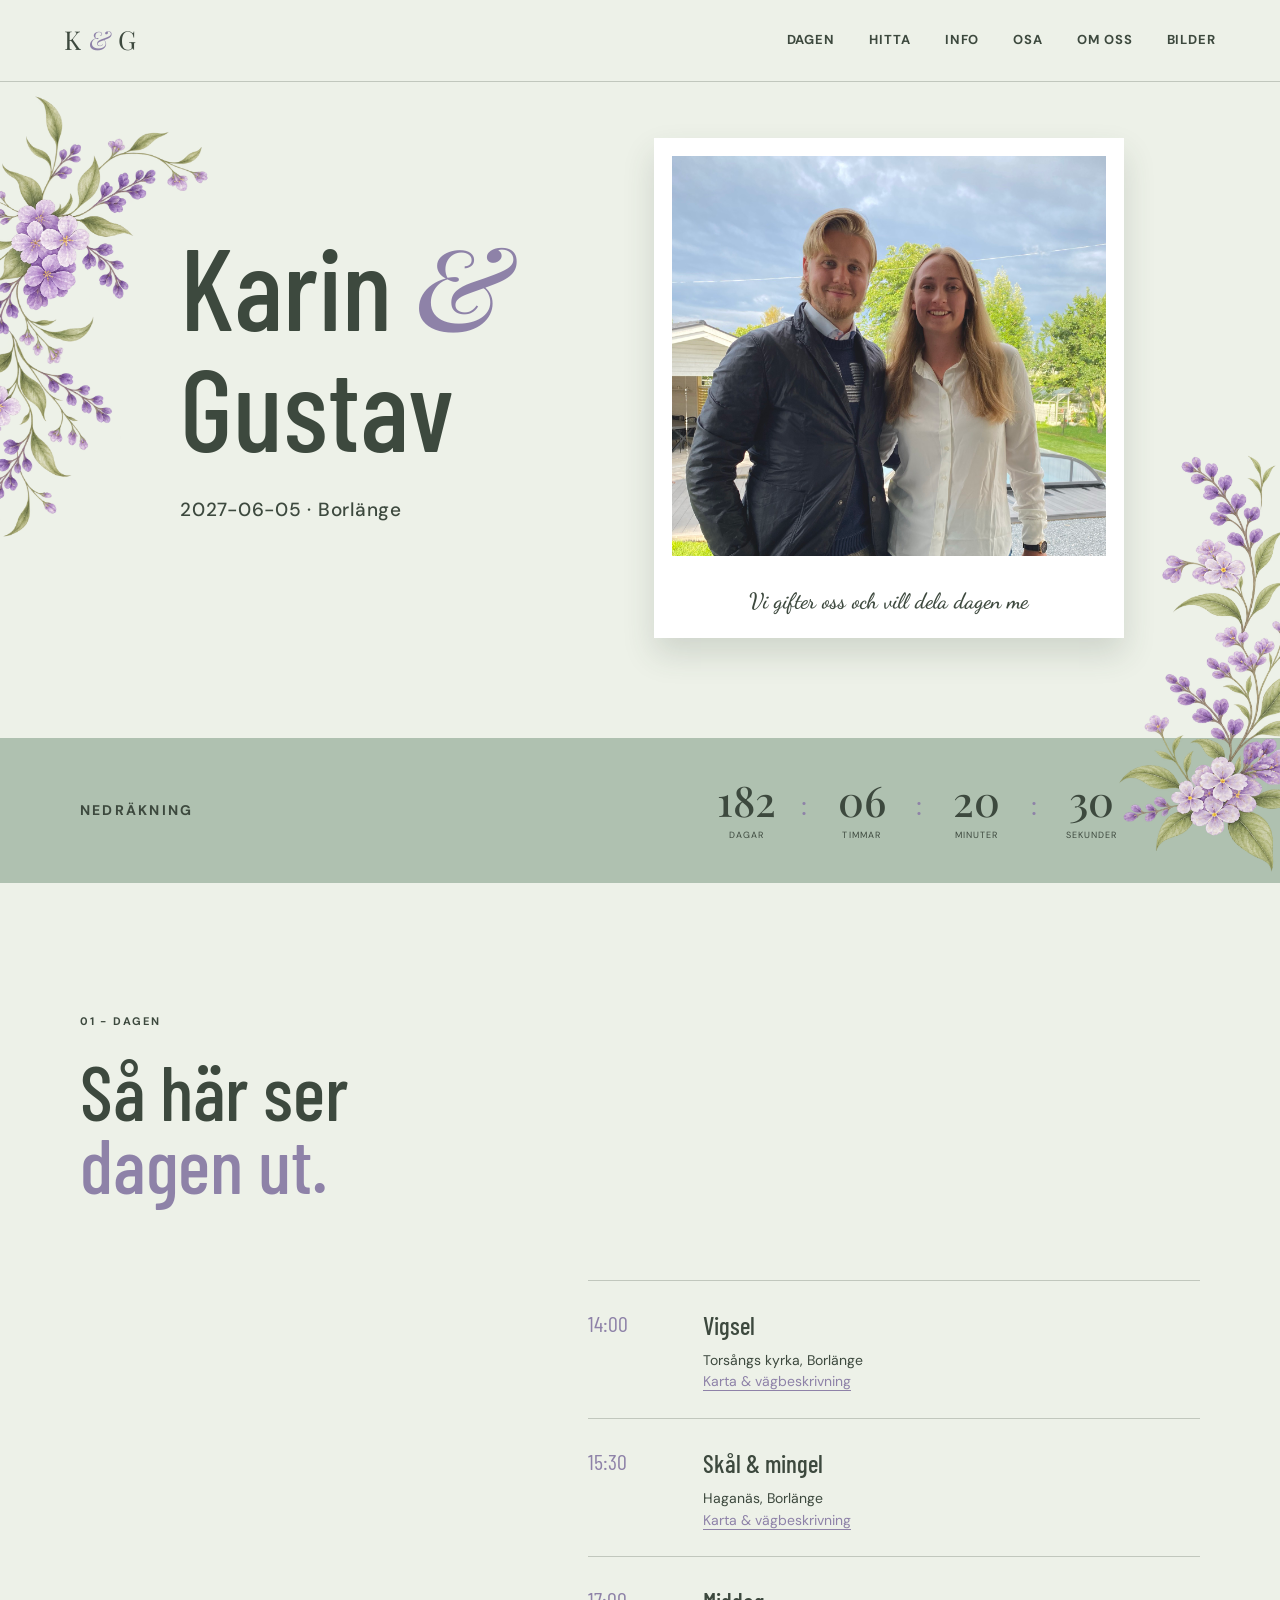
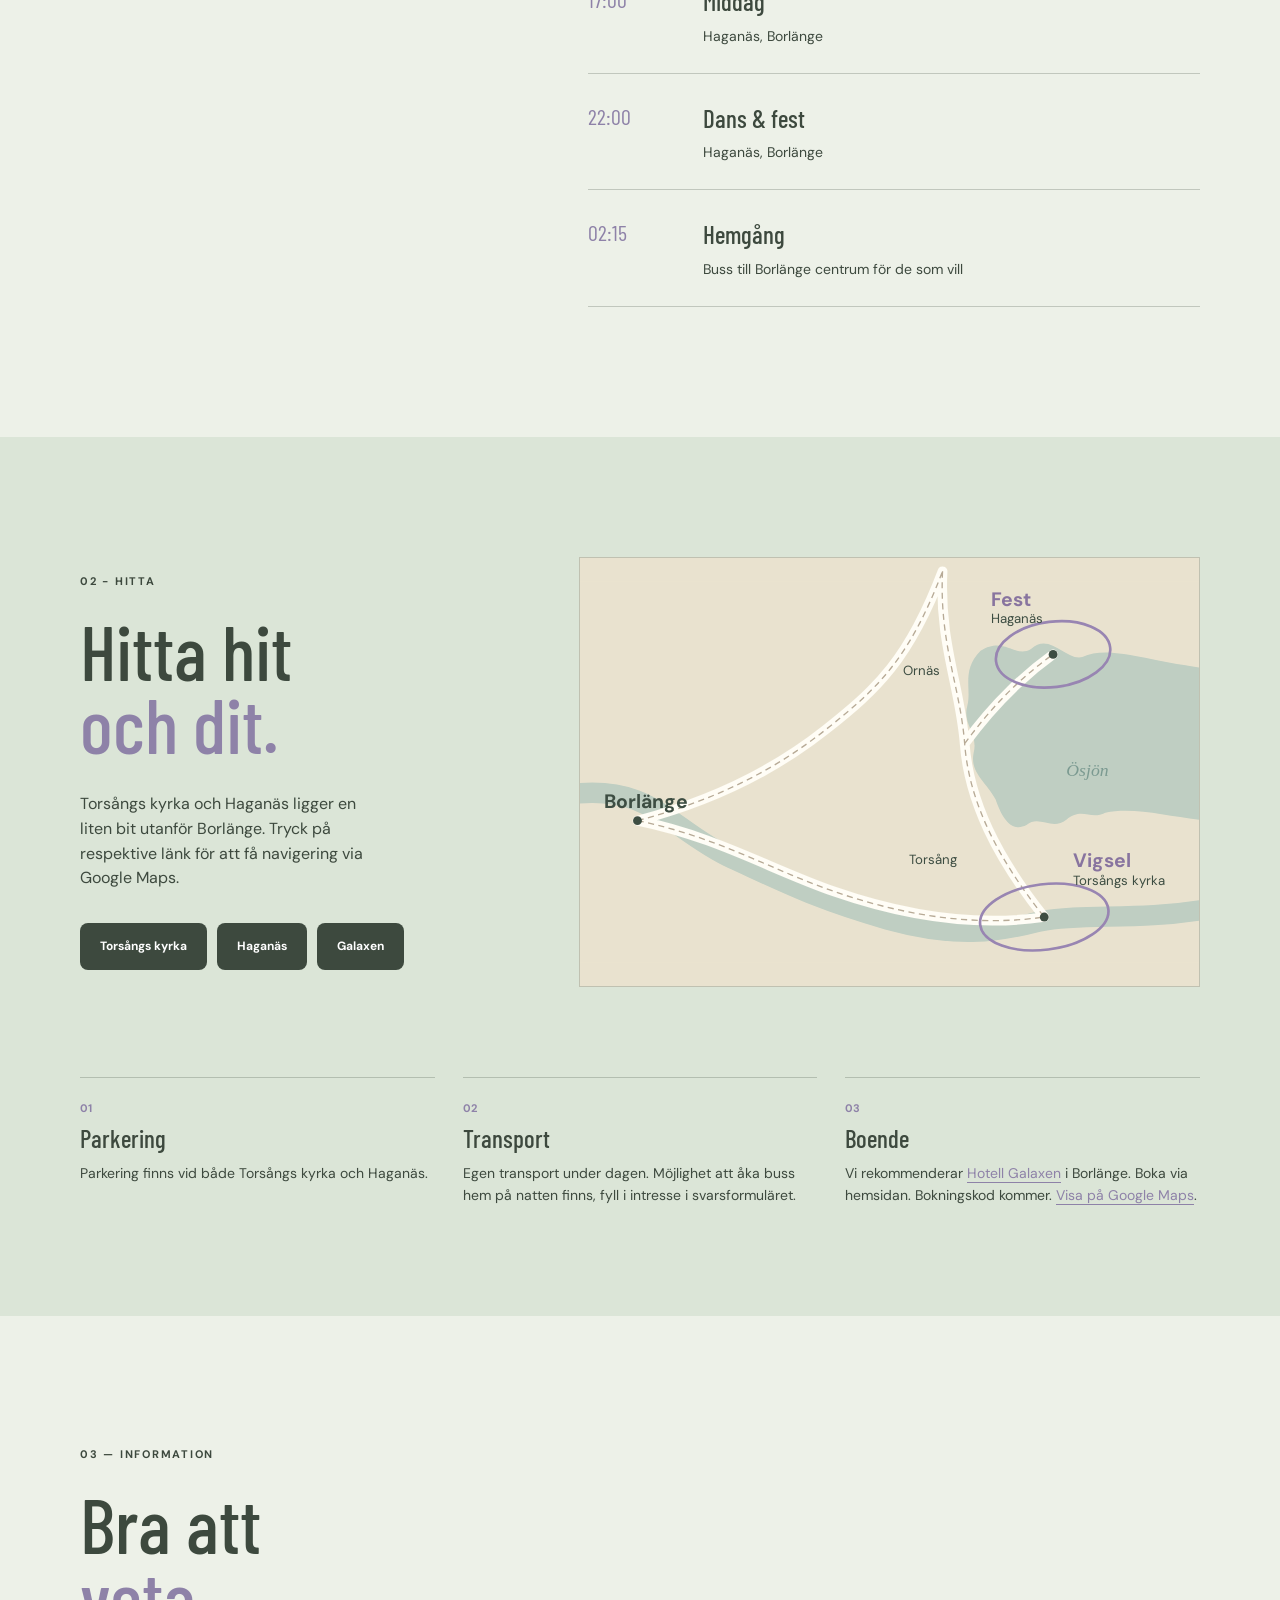
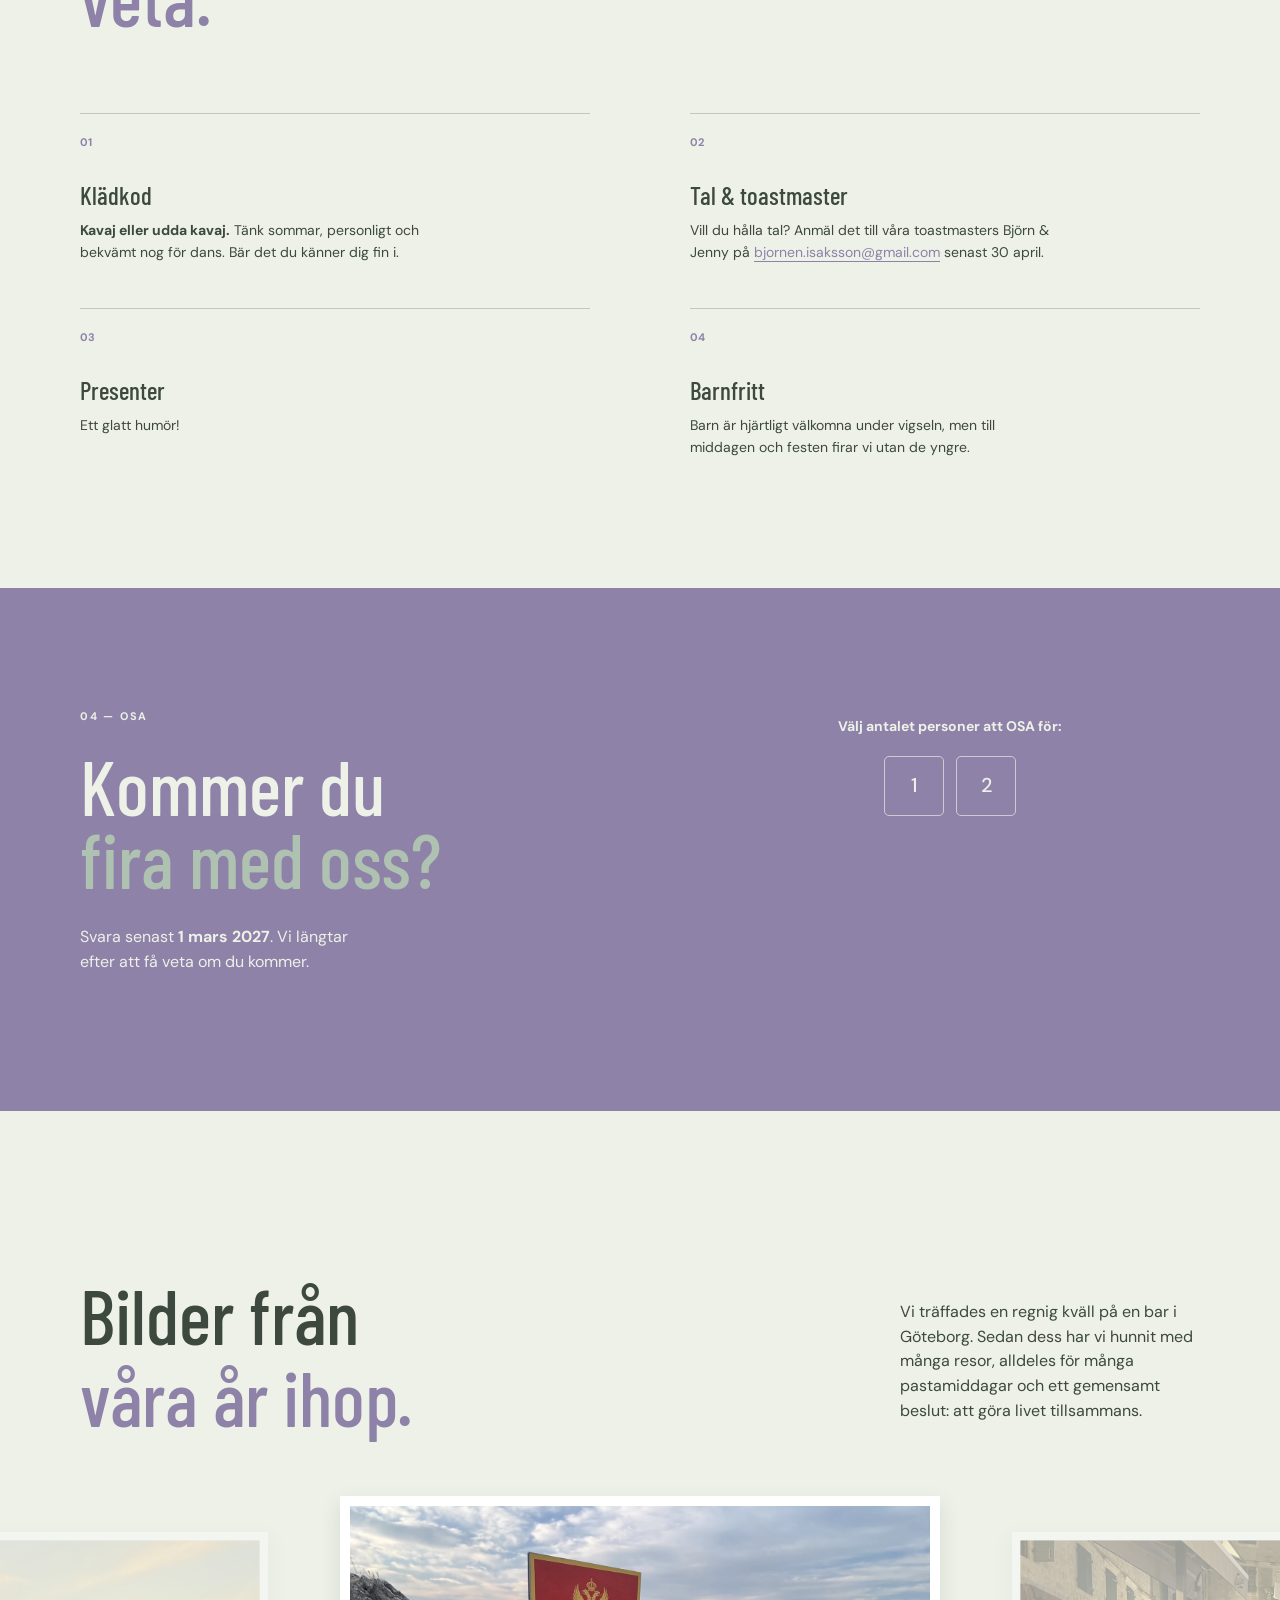
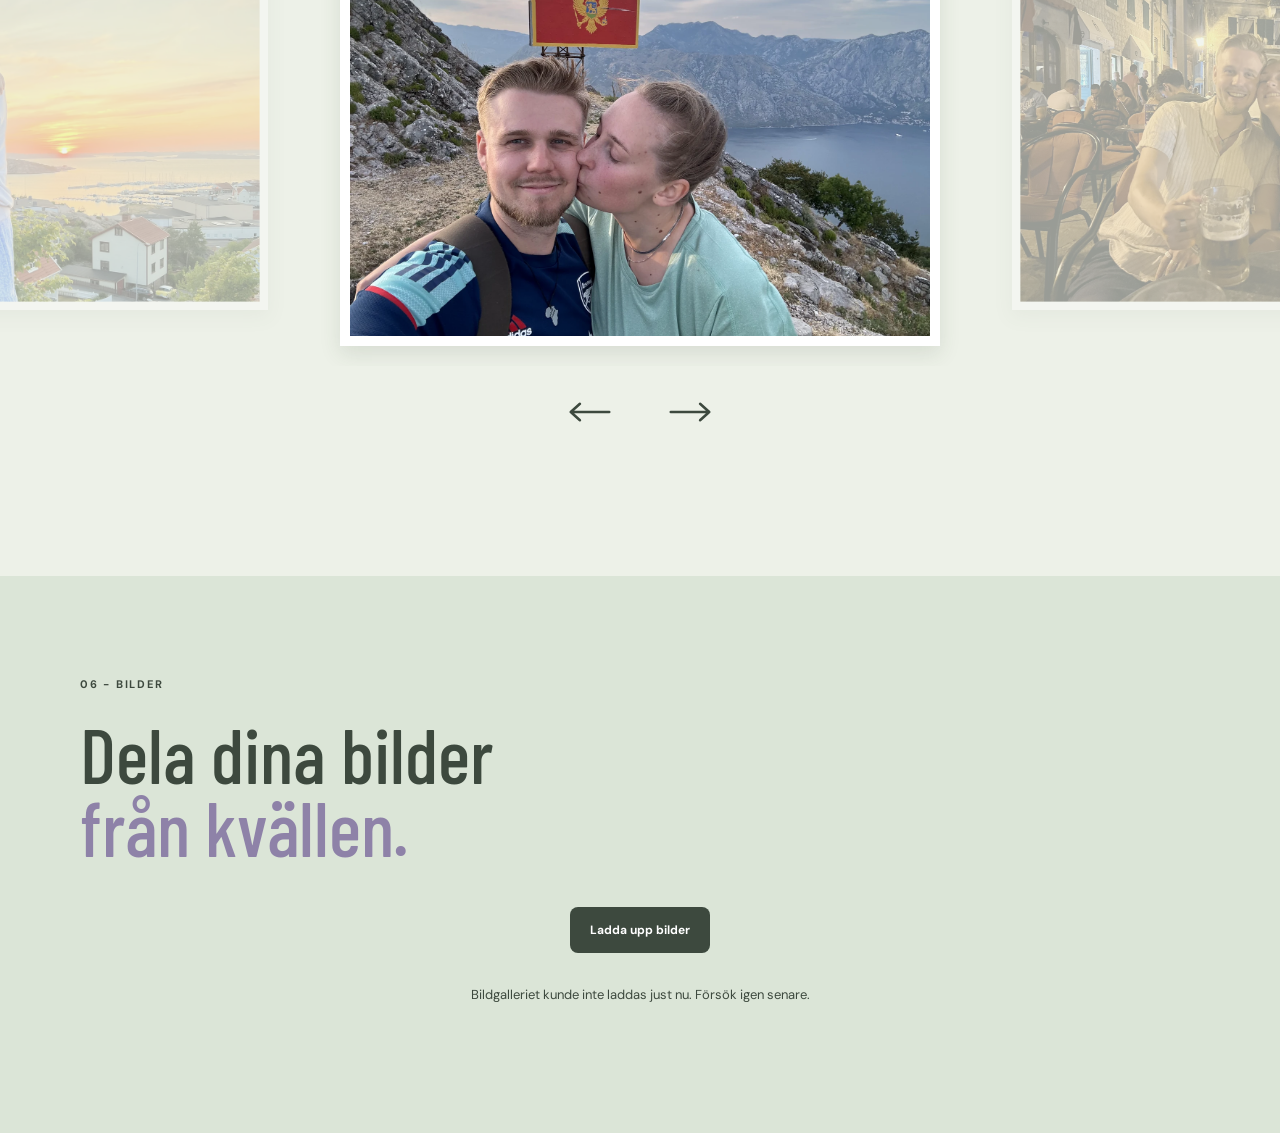
<file: index.html>
<!doctype html>
<html lang="sv">
<head>
	<meta charset="UTF-8">
	<meta name="viewport" content="width=device-width, initial-scale=1.0">
	<meta name="description" content="Välkommen till vårt bröllop">
	<title>Gustav &amp; Karin | 5 juni 2027</title>
	<link rel="preconnect" href="https://fonts.googleapis.com">
	<link rel="preconnect" href="https://fonts.gstatic.com" crossorigin>
	<link href="https://fonts.googleapis.com/css2?family=Barlow+Condensed:wght@500;600&family=Caveat:wght@500;600&family=Dancing+Script:wght@500;600&family=DM+Sans:wght@400;500;700&family=Playfair+Display:ital,wght@0,500;0,600;1,500;1,600&display=swap" rel="stylesheet">
	<link rel="stylesheet" href="Brolopp.style.css?v=hero-img1964-color-v97">
</head>
<body>
	<header class="site-header">
		<a class="wordmark" href="#top" aria-label="Till toppen">K <span>&amp;</span> G</a>
		<nav class="main-nav" id="main-navigation" aria-label="Huvudnavigation">
			<a href="#dagen">Dagen</a>
			<a href="#hitta-hit">Hitta</a>
			<a href="#info">Info</a>
			<a href="#osa">OSA</a>
			<a href="#om-oss">Om oss</a>
			<a href="#bilder">Bilder</a>
		</nav>
		<button class="menu-toggle" type="button" aria-label="Öppna meny" aria-expanded="false" aria-controls="main-navigation">
			<span></span><span></span><span></span>
		</button>
	</header>

	<main id="top">
		<section class="hero section-shell">
			<div class="hero-copy reveal">
				<h1><span class="hero-name-line">Karin <i class="hero-amp-first">&amp;</i></span><br><span class="hero-name-line"><i class="hero-amp-mobile">&amp;</i><span class="hero-gustav">Gustav</span></span></h1>
				<div class="hero-date"><span>2027-06-05 · Borlänge</span></div>
			</div>
			<div class="hero-image-wrap reveal reveal-delay">
				<div class="hero-image" role="img" aria-label="Gustav och Karin tillsammans utomhus"></div>
				<div class="image-note" aria-label="Vi gifter oss och vill dela dagen med dig!"><span class="image-note-text" data-text="Vi gifter oss och vill dela dagen med dig!">Vi gifter oss och vill dela dagen med dig!</span></div>
			</div>
		</section>

		<section class="countdown-band reveal" aria-label="Nedräkning till bröllopet">
			<div class="section-shell countdown-inner">
				<p class="eyebrow">Nedräkning</p>
				<div class="countdown" id="countdown">
					<div><strong id="days">--</strong><span>dagar</span></div><b>:</b>
					<div><strong id="hours">--</strong><span>timmar</span></div><b>:</b>
					<div><strong id="minutes">--</strong><span>minuter</span></div><b>:</b>
					<div><strong id="seconds">--</strong><span>sekunder</span></div>
				</div>
			</div>
		</section>

		<section class="content-section section-shell" id="dagen">
			<div class="section-heading reveal"><p class="eyebrow">01 - Dagen</p><h2>Så här ser<br><em>dagen ut.</em></h2></div>
			<div class="day-grid">
				<div class="timeline reveal-stagger">
					  <article class="timeline-item"><time>14:00</time><div><h3>Vigsel</h3><p>Torsångs kyrka, Borlänge<br><a href="https://www.google.com/maps/search/?api=1&amp;query=Tors%C3%A5ngs+kyrka" target="_blank" rel="noopener noreferrer">Karta &amp; vägbeskrivning</a></p></div></article>
					<article class="timeline-item"><time>15:30</time><div><h3>Skål &amp; mingel</h3><p>Haganäs, Borlänge<br><a href="https://www.google.com/maps/search/?api=1&amp;query=Hagan%C3%A4s%2C+Borl%C3%A4nge" target="_blank" rel="noopener noreferrer">Karta &amp; vägbeskrivning</a></p></div></article>
					<article class="timeline-item"><time>17:00</time><div><h3>Middag</h3><p>Haganäs, Borlänge</p></div></article>
					<article class="timeline-item"><time>22:00</time><div><h3>Dans &amp; fest</h3><p>Haganäs, Borlänge</p></div></article>
					<article class="timeline-item"><time>02:15</time><div><h3>Hemgång</h3><p>Buss till Borlänge centrum för de som vill</p></div></article>
				</div>
			</div>
		</section>

		<section class="route-section" id="hitta-hit">
			<div class="section-shell route-layout">
				<div class="route-copy reveal"><p class="eyebrow">02 - Hitta</p><h2>Hitta hit<br><em>och dit.</em></h2><p>Torsångs kyrka och Haganäs ligger en liten bit utanför Borlänge. Tryck på respektive länk för att få navigering via Google Maps.</p><div class="route-actions"><a class="button button-dark" href="https://www.google.com/maps/search/?api=1&amp;query=Tors%C3%A5ngs+kyrka" target="_blank" rel="noopener noreferrer">Torsångs kyrka</a> <a class="button button-dark" href="https://www.google.com/maps/search/?api=1&amp;query=Hagan%C3%A4s%2C+Borl%C3%A4nge" target="_blank" rel="noopener noreferrer">Haganäs</a> <a class="button button-dark" href="https://www.google.com/maps/search/?api=1&amp;query=Galaxen%2C+Borl%C3%A4nge" target="_blank" rel="noopener noreferrer">Galaxen</a></div></div>
				<div class="map-card sketch-map reveal reveal-delay" role="img" aria-label="Schematisk karta över Borlänge, Torsångs kyrka och Haganäs. Använd länkarna för vägbeskrivning.">
<svg viewBox="0 0 700 430" preserveAspectRatio="xMidYMid meet" aria-hidden="true">
<rect width="700" height="430" fill="#e9e2cf"/>
<path d="M453 78 C480 61 492 87 510 76 C531 56 550 90 568 85 C599 71 640 90 710 98 L710 270 C670 267 630 254 594 261 C577 270 568 254 550 269 C534 282 519 263 505 275 C487 284 477 266 470 246 C459 226 441 216 445 194 C451 172 432 161 438 140 C443 121 431 100 453 78Z" fill="#bfcec2"/><path d="M-10 240 C82 229 100 279 172 313 C240 344 271 360 348 382 C424 403 470 397 520 384 C574 374 628 384 710 370" fill="none" stroke="#bfcec2" stroke-width="23" stroke-linecap="round"/>
<path d="M65 270 C153 247 220 213 278 167 S372 88 410 -12 M65 270 C154 288 215 325 287 350 S442 391 525 379 M410 -12 C406 70 430 118 435 183 S471 311 525 379 M435 183 C462 146 492 113 535 82" fill="none" stroke="#fffdf6" stroke-width="11" stroke-linecap="round"/><path d="M65 270 C153 247 220 213 278 167 S372 88 410 -12 M65 270 C154 288 215 325 287 350 S442 391 525 379 M410 -12 C406 70 430 118 435 183 S471 311 525 379 M435 183 C462 146 492 113 535 82" fill="none" stroke="#b7aa96" stroke-width="1.5" stroke-dasharray="7 5"/>
<text x="27" y="256" class="map-city">Borlänge</text><circle cx="65" cy="270" r="5" fill="#3d4d42"/><text x="550" y="220" class="map-water">Ösjön</text><text x="365" y="105" class="map-place">Ornäs</text><text x="372" y="319" class="map-place">Torsång</text>
<g fill="none" stroke="#9885b2" stroke-width="3"><ellipse cx="535" cy="82" rx="65" ry="37" transform="rotate(-7 535 82)"/><ellipse cx="525" cy="379" rx="73" ry="37" transform="rotate(-7 525 379)"/></g><g fill="#3d4d42"><circle cx="535" cy="82" r="5"/><circle cx="525" cy="379" r="5"/></g>
<text x="465" y="27" class="map-label">Fest</text><text x="465" y="47" class="map-place">Haganäs</text><text x="558" y="323" class="map-label">Vigsel</text><text x="558" y="343" class="map-place">Torsångs kyrka</text>
</svg></div></div>
			</div>
			<div class="section-shell travel-grid reveal-stagger"><article><span class="travel-icon">01</span><h3>Parkering</h3><p>Parkering finns vid både Torsångs kyrka och Haganäs.</p></article><article><span class="travel-icon">02</span><h3>Transport</h3><p>Egen transport under dagen. Möjlighet att åka buss hem på natten finns, fyll i intresse i svarsformuläret.</p></article><article><span class="travel-icon">03</span><h3>Boende</h3><p>Vi rekommenderar <a href="https://galaxen.com/hotell/" target="_blank" rel="noopener noreferrer">Hotell Galaxen</a> i Borlänge. Boka via hemsidan. Bokningskod kommer. <a href="https://www.google.com/maps/search/?api=1&amp;query=Quality+Hotel+Galaxen+Borl%C3%A4nge" target="_blank" rel="noopener noreferrer">Visa på Google Maps</a>.</p></article></div>
		</section>


		<section class="info-section content-section section-shell" id="info"><div class="section-heading reveal"><p class="eyebrow">03 — Information</p><h2>Bra att<br><em>veta.</em></h2></div><div class="info-grid reveal-stagger"><article><span class="info-number">01</span><h3>Klädkod</h3><p><strong>Kavaj eller udda kavaj.</strong> Tänk sommar, personligt och bekvämt nog för dans. Bär det du känner dig fin i.</p></article><article><span class="info-number">02</span><h3>Tal &amp; toastmaster</h3><p>Vill du hålla tal? Anmäl det till våra toastmasters Björn &amp; Jenny på <a href="mailto:bjornen.isaksson@gmail.com">bjornen.isaksson@gmail.com</a> senast 30 april.</p></article><article><span class="info-number">03</span><h3>Presenter</h3><p>Ett glatt humör!</p></article><article><span class="info-number">04</span><h3>Barnfritt</h3><p>Barn är hjärtligt välkomna under vigseln, men till middagen och festen firar vi utan de yngre.</p></article></div></section>

		<section class="rsvp-section" id="osa">
			<div class="section-shell rsvp-layout">
				<div class="reveal">
					<p class="eyebrow">04 — OSA</p>
					<h2>Kommer du<br><em>fira med oss?</em></h2>
					<p class="rsvp-copy">Svara senast <strong>1 mars 2027</strong>. Vi längtar efter att få veta om du kommer.</p>
				</div>
				<form class="rsvp-form reveal reveal-delay" id="rsvp-form" action="https://formsubmit.co/emma-silverstam@hotmail.se" method="POST">
					<input type="hidden" name="_subject" value="OSA - Gustav och Karin">
					<input type="hidden" name="_template" value="table">
					<input class="form-honeypot" type="text" name="_honey" tabindex="-1" autocomplete="off" aria-hidden="true">
					<fieldset class="guest-count-control">
						<legend>Välj antalet personer att OSA för:</legend>
						<div class="guest-count-options">
							<label class="guest-count-option"><input type="radio" name="guest-count" value="1" required><span>1</span></label>
							<label class="guest-count-option"><input type="radio" name="guest-count" value="2" required><span>2</span></label>
						</div>
					</fieldset>
					<div class="rsvp-people-form" id="rsvp-people-form" hidden>
						<div id="guest-fields" aria-live="polite"></div>
						<button class="button button-light" type="submit">Skicka svar</button>
						<p class="form-success" id="form-success" role="status" aria-live="polite"></p>
					</div>
					<template id="attendee-template">
						<fieldset class="person-fields">
							<legend data-person-heading></legend>
							<label data-label-for="firstName">Förnamn</label>
							<input data-field="firstName" type="text" autocomplete="given-name" required>
							<label data-label-for="lastName">Efternamn</label>
							<input data-field="lastName" type="text" autocomplete="family-name" required>
							<fieldset class="attendance-field">
								<legend>Kommer du på bröllopet?</legend>
								<div class="attendance-options">
									<label class="choice"><input data-attendance type="radio" value="yes" required><span>Ja, självklart!</span></label>
									<label class="choice"><input data-attendance type="radio" value="no" required><span>Nej, tyvärr</span></label>
								</div>
							</fieldset>
							<div class="attendee-details" hidden>
								<label data-label-for="allergies">Eventuella allergier eller annan specialkost <span class="optional">(valfritt)</span></label>
								<textarea data-field="allergies" rows="1"></textarea>
								<fieldset class="attendance-field"><legend>Är du intresserad av att åka med bussen som går från Haganäs till Borlänge centrum kl. 02:15?</legend><div class="attendance-options"><label class="choice"><input data-bus type="radio" value="Ja, gärna!" required><span>Ja, gärna!</span></label><label class="choice"><input data-bus type="radio" value="Nej, jag sover på bryggan!" required><span>Nej, jag sover på bryggan!</span></label></div></fieldset><label data-label-for="danceSong">Om den här låten spelas på festen lovar jag att dansa <span class="optional">(valfritt)</span></label>
								<input data-field="danceSong" type="text" placeholder="Låttitel och artist">
								<label data-label-for="questions">Har du några övriga frågor eller funderingar? <span class="optional">(valfritt)</span></label>
								<textarea data-field="questions" rows="1"></textarea>
							</div>
						</fieldset>
					</template>
				</form>
			</div>
		</section>

		<section class="about-section" id="om-oss"><div class="section-shell"><p class="eyebrow reveal">05 — Om oss</p><div class="about-head reveal"><h2>Bilder från<br><em>våra år ihop.</em></h2><p>Vi träffades en regnig kväll på en bar i Göteborg. Sedan dess har vi hunnit med många resor, alldeles för många pastamiddagar och ett gemensamt beslut: att göra livet tillsammans.</p></div><div class="memory-carousel" role="region" aria-roledescription="karusell" aria-label="Bilder från våra år ihop">
 <div class="memory-track" id="memory-track" tabindex="0" aria-label="Svep eller använd piltangenterna för att byta bild">
  <div class="memory-slide"><img class="photo" src="Bilder/karusell-5.webp" width="1600" height="1200" alt="Gustav och Karin tillsammans i bergen, med en puss på kinden" draggable="false"></div>
  <div class="memory-slide"><img class="photo" src="Bilder/karusell-14.webp" width="1600" height="1200" alt="Gustav och Karin på en uteservering på kvällen" draggable="false"></div>
  <div class="memory-slide"><img class="photo" src="Bilder/karusell-17.webp" width="1600" height="1200" alt="Gustav och Karin med berg och hav i bakgrunden" draggable="false"></div>
  <div class="memory-slide"><img class="photo" src="Bilder/karusell-19.webp" width="1200" height="1600" alt="Gustav och Karin vid havet i solnedgången" draggable="false"></div>
 </div>
 <div class="memory-controls">
  <button class="memory-arrow" id="memory-prev" type="button" aria-label="Föregående bild" aria-controls="memory-track"><svg viewBox="0 0 48 24" aria-hidden="true" focusable="false"><path d="M45 12H3M13 3 3 12l10 9"/></svg></button>
  <button class="memory-arrow" id="memory-next" type="button" aria-label="Nästa bild" aria-controls="memory-track"><svg viewBox="0 0 48 24" aria-hidden="true" focusable="false"><path d="M3 12h42M35 3l10 9-10 9"/></svg></button>
 </div>
</div></div></section>

		<section class="gallery-section content-section" id="bilder">
			<div class="section-shell">
				<div class="section-heading gallery-heading reveal">
					<p class="eyebrow">06 - Bilder</p>
					<h2>Dela dina bilder<br><em>från kvällen.</em></h2>
				</div>
				<div class="photo-upload-actions reveal"><button class="button button-dark" id="open-photo-upload" type="button">Ladda upp bilder</button></div>
				<p class="photo-upload-result" id="photo-upload-result" role="status" aria-live="polite"></p>
				<dialog class="photo-upload-panel" id="photo-upload-dialog" aria-labelledby="photo-upload-title">
					<div class="photo-upload-heading"><h3 id="photo-upload-title">Dela dina bilder</h3><button id="close-photo-upload" class="photo-upload-close" type="button" aria-label="Stäng uppladdning">×</button></div>
					<form class="photo-upload-form" id="photo-upload-form">
						<label for="photo-uploader-name">Ditt namn</label>
						<input id="photo-uploader-name" name="uploaderName" type="text" maxlength="60" autocomplete="name" required>
						<label for="photo-files">Lägg till bilder</label>
						<input id="photo-files" name="photos" type="file" accept="image/jpeg,image/png,image/webp,image/heic,image/heif" multiple required>
						<p>Varje bild får vara högst 10 MB och varje uppladdningsomgång högst 50 MB. Du kan ladda upp bilder i flera omgångar.</p>
						<p class="photo-file-summary" id="photo-file-summary" aria-live="polite">Välj en eller flera bilder.</p>
						<button class="button button-dark" type="submit">Ladda upp</button>
						<p class="photo-upload-status" id="photo-upload-status" role="status" aria-live="polite"></p>
					</form>
				</dialog>
				<div class="photo-delete-prompt" id="photo-delete-prompt" hidden>
					<p id="photo-delete-prompt-text"></p>
					<div class="photo-delete-prompt-actions">
						<button class="button button-light" id="confirm-photo-delete" type="button">Ta bort bilden</button>
						<button class="button button-dark" id="cancel-photo-delete" type="button">Avbryt</button>
					</div>
					<p class="photo-upload-status" id="photo-delete-status" role="status" aria-live="polite"></p>
				</div>
				<p class="photo-gallery-status" id="photo-gallery-status" role="status" aria-live="polite">Laddar bilder...</p>
				<div class="photo-gallery" id="photo-gallery"></div>
			</div>
		</section>

	</main>

	<script>
		const weddingDate = new Date('2027-06-05T14:00:00+02:00').getTime();
		const countdown = () => { const distance = weddingDate - Date.now(); if (distance <= 0) { document.getElementById('countdown').innerHTML = '<p>Idag firar vi!</p>'; return; } const values = { days: Math.floor(distance / 86400000), hours: Math.floor(distance / 3600000) % 24, minutes: Math.floor(distance / 60000) % 60, seconds: Math.floor(distance / 1000) % 60 }; Object.entries(values).forEach(([key, value]) => { document.getElementById(key).textContent = String(value).padStart(2, '0'); }); };
		countdown(); setInterval(countdown, 1000);
		const rsvpForm = document.getElementById('rsvp-form');
		const guestCountRadios = rsvpForm.querySelectorAll('input[name="guest-count"]');
		const peopleForm = document.getElementById('rsvp-people-form');
		const guestFields = document.getElementById('guest-fields');
		const attendeeTemplate = document.getElementById('attendee-template');
		const renderAttendees = (count) => {
			guestFields.replaceChildren();
			for (let personNumber = 1; personNumber <= count; personNumber += 1) {
				const person = attendeeTemplate.content.firstElementChild.cloneNode(true);
				person.querySelector('[data-person-heading]').textContent = `Person ${personNumber}`;
				person.querySelectorAll('[data-field]').forEach((field) => {
					const fieldName = field.dataset.field;
					field.id = `person-${personNumber}-${fieldName}`;
					field.name = `people[${personNumber}][${fieldName}]`;
					person.querySelector(`[data-label-for="${fieldName}"]`).htmlFor = field.id;
				});
				const attendanceRadios = person.querySelectorAll('[data-attendance]');
				attendanceRadios.forEach((radio) => {
					radio.name = `people[${personNumber}][attendance]`;
				});
				person.querySelectorAll('[data-bus]').forEach((radio) => { radio.name = `people[${personNumber}][bus]`; });
				const attendeeDetails = person.querySelector('.attendee-details');
				const updateAttendeeDetails = () => {
					const isAttending = person.querySelector('[data-attendance]:checked')?.value === 'yes';
					attendeeDetails.hidden = !isAttending;
					attendeeDetails.querySelectorAll('input, textarea').forEach((field) => {
						field.disabled = !isAttending;
					});
				};
				attendanceRadios.forEach((radio) => radio.addEventListener('change', updateAttendeeDetails));
				updateAttendeeDetails();
				guestFields.append(person);
			}
		};
		guestCountRadios.forEach((radio) => radio.addEventListener('change', () => {
			if (!radio.checked) return;
			guestCountRadios.forEach((option) => {
				option.closest('.guest-count-option').classList.toggle('is-selected', option.checked);
			});
			document.getElementById('form-success').classList.remove('visible', 'is-error');
			renderAttendees(Number(radio.value));
			peopleForm.hidden = false;
		}));
		rsvpForm.addEventListener('submit', async (event) => {
			event.preventDefault();
			const formSuccess = document.getElementById('form-success');
			const submitButton = rsvpForm.querySelector('button[type="submit"]');
			submitButton.disabled = true;
			formSuccess.textContent = 'Skickar ditt svar...';
			formSuccess.classList.add('visible');
			formSuccess.classList.remove('is-error');
			try {
				const response = await fetch('https://formsubmit.co/ajax/emma-silverstam@hotmail.se', {
					method: 'POST',
					headers: { 'Content-Type': 'application/json', 'Accept': 'application/json' },
					body: JSON.stringify(Object.fromEntries(new FormData(rsvpForm).entries()))
				});
				const result = await response.json();
				if (!response.ok || (result.success !== true && result.success !== 'true')) throw new Error('RSVP submission failed');
				formSuccess.textContent = 'Tack för ditt svar!';
			} catch {
				formSuccess.textContent = 'Svaret kunde inte skickas. Försök igen om en stund.';
				formSuccess.classList.add('is-error');
			} finally {
				submitButton.disabled = false;
			}
		});

		const photoStorageUrl = 'https://kvmlbxgizxypvloilbds.supabase.co';
		const photoStorageKey = 'sb_publishable_eO_H6nG0e0HFOftHliznLQ_bObKbz-h';
		const photoBucket = 'kvallens-bilder';
		const photoManageUrl = `${photoStorageUrl}/functions/v1/manage-photos`;
		const maxPhotoSize = 10 * 1024 * 1024;
		const allowedPhotoTypes = new Set(['image/jpeg', 'image/png', 'image/webp', 'image/heic', 'image/heif']);
		const photoUploadForm = document.getElementById('photo-upload-form');
		const photoUploadDialog = document.getElementById('photo-upload-dialog');
		document.getElementById('open-photo-upload').addEventListener('click', () => {
			document.getElementById('photo-upload-status').textContent = '';
			document.getElementById('photo-upload-status').classList.remove('is-error');
			photoUploadDialog.showModal();
		});
		document.getElementById('close-photo-upload').addEventListener('click', () => photoUploadDialog.close());
		const photoNameInput = document.getElementById('photo-uploader-name');
		const photoFilesInput = document.getElementById('photo-files');
		const photoFileSummary = document.getElementById('photo-file-summary');
		const photoUploadStatus = document.getElementById('photo-upload-status');
		const photoGalleryStatus = document.getElementById('photo-gallery-status');
		const photoGallery = document.getElementById('photo-gallery');
		const photoDeleteTokensKey = 'brolopp-photo-delete-tokens-v1';
		const photoDeletePrompt = document.getElementById('photo-delete-prompt');
		const photoDeletePromptText = document.getElementById('photo-delete-prompt-text');
		const photoDeleteStatus = document.getElementById('photo-delete-status');
		const photoHeaders = { apikey: photoStorageKey };
		let photoSupabaseClientPromise;
		const getPhotoSupabaseClient = () => {
			if (!photoSupabaseClientPromise) {
				photoSupabaseClientPromise = import('https://esm.sh/@supabase/supabase-js@2')
					.then(({ createClient }) => createClient(photoStorageUrl, photoStorageKey));
			}
			return photoSupabaseClientPromise;
		};
		const getPhotoAccessToken = async () => {
			const supabase = await getPhotoSupabaseClient();
			const { data: sessionData, error: sessionError } = await supabase.auth.getSession();
			if (sessionError) throw sessionError;
			if (sessionData.session) return { supabase, accessToken: sessionData.session.access_token };
			const { data, error } = await supabase.auth.signInAnonymously();
			if (error || !data.session) throw new Error('Aktivera Anonymous sign-ins i Supabase innan bilder kan laddas upp eller tas bort.');
			return { supabase, accessToken: data.session.access_token };
		};
		let photoDeleteTokens = {};
		try {
			const storedTokens = JSON.parse(localStorage.getItem(photoDeleteTokensKey) || '{}');
			if (storedTokens && typeof storedTokens === 'object' && !Array.isArray(storedTokens)) photoDeleteTokens = storedTokens;
		} catch { photoDeleteTokens = {}; }
		const savePhotoDeleteTokens = () => {
			try { localStorage.setItem(photoDeleteTokensKey, JSON.stringify(photoDeleteTokens)); return true; } catch { return false; }
		};
		const encodePrivateDeletePayload = (payload) => btoa(JSON.stringify(payload)).replace(/\+/g, '-').replace(/\//g, '_').replace(/=+$/g, '');
		const makePrivateDeleteLink = (path, token) => `${location.origin}${location.pathname}${location.search}#ta-bort=${encodePrivateDeletePayload({ path, token })}`;
		const readPrivateDeleteRequest = () => {
			const payload = new URLSearchParams(location.hash.slice(1)).get('ta-bort');
			if (!payload) return null;
			try {
				const base64 = payload.replace(/-/g, '+').replace(/_/g, '/');
				const decoded = JSON.parse(atob(base64 + '='.repeat((4 - base64.length % 4) % 4)));
				return typeof decoded.path === 'string' && /^[a-f0-9]{64}$/.test(decoded.token) ? decoded : null;
			} catch { return null; }
		};
		const deletePhoto = async (path, token) => {
			const { accessToken } = await getPhotoAccessToken();
			const response = await fetch(photoManageUrl, {
				method: 'POST',
				headers: { ...photoHeaders, Authorization: `Bearer ${accessToken}`, 'Content-Type': 'application/json' },
				body: JSON.stringify({ action: 'delete', path, token })
			});
			const result = await response.json();
			if (!response.ok || result.success !== true) throw new Error(result.error || 'Bilden kunde inte tas bort.');
			delete photoDeleteTokens[path];
			savePhotoDeleteTokens();
			document.getElementById('photo-upload-result').textContent = 'Din bild är nu borttagen.';
		};
		const decodePathPart = (value) => {
			try { return decodeURIComponent(value); } catch { return value; }
		};
		const photoContentType = (file) => {
			if (allowedPhotoTypes.has(file.type)) return file.type;
			const extension = file.name.split('.').pop().toLowerCase();
			const byExtension = { jpg: 'image/jpeg', jpeg: 'image/jpeg', png: 'image/png', webp: 'image/webp', heic: 'image/heic', heif: 'image/heif' };
			return byExtension[extension] || '';
		};
		const updatePhotoFileSummary = () => {
			const files = [...photoFilesInput.files];
			photoFileSummary.textContent = files.length ? `${files.length} ${files.length === 1 ? 'bild vald' : 'bilder valda'}` : 'Välj en eller flera bilder.';
		};
		const loadPhotoGallery = async () => {
			photoGalleryStatus.textContent = 'Laddar bilder...';
			try {
				const response = await fetch(`${photoStorageUrl}/storage/v1/object/list/${photoBucket}`, {
					method: 'POST',
					headers: { ...photoHeaders, 'Content-Type': 'application/json' },
					body: JSON.stringify({ prefix: '', limit: 100, offset: 0, sortBy: { column: 'created_at', order: 'desc' } })
				});
				const objects = await response.json();
				if (!response.ok || !Array.isArray(objects)) throw new Error(objects.message || 'Bilderna kunde inte hämtas.');
				const photos = objects.filter((object) => object.name && /\.(jpe?g|png|webp|heic|heif)$/i.test(object.name));
				photoGallery.replaceChildren();
				if (!photos.length) {
					photoGalleryStatus.textContent = 'Inga bilder uppladdade ännu.';
					return;
				}
				photoGalleryStatus.textContent = `${photos.length} bilder från kvällen`;
				photos.forEach((photo) => {
					const [, encodedGuestName, ...encodedFileNameParts] = photo.name.split('--');
					const guestName = photo.metadata?.guestName || decodePathPart(encodedGuestName || 'Gäst').replace(/-/g, ' ');
					const fileName = photo.metadata?.fileName || decodePathPart(encodedFileNameParts.join('--') || photo.name);
					const deleteToken = photoDeleteTokens[photo.name];
					const imageUrl = `${photoStorageUrl}/storage/v1/object/public/${photoBucket}/${encodeURIComponent(photo.name)}`;
					const card = document.createElement('article');
					card.className = 'photo-card';
					const image = document.createElement('img');
					image.src = imageUrl;
					image.alt = `Foto uppladdat av ${guestName}`;
					image.loading = 'lazy';
					image.addEventListener('error', () => {
						const fallback = document.createElement('div');
						fallback.className = 'photo-preview-message';
						fallback.textContent = 'Förhandsvisningen stöds inte. Ladda ner bilden för att visa den.';
						image.replaceWith(fallback);
					});
					const caption = document.createElement('div');
					caption.className = 'photo-card-caption';
					const name = document.createElement('p');
					name.className = 'photo-card-name';
					name.textContent = guestName;
					const actions = document.createElement('div');
					actions.className = 'photo-card-actions';
					const download = document.createElement('a');
					download.className = 'photo-download';
					download.href = `${imageUrl}?download=${encodeURIComponent(fileName)}`;
					download.textContent = 'Ladda ner';
					actions.append(download);
					if (deleteToken) {
						const removeButton = document.createElement('button');
						removeButton.className = 'photo-delete';
						removeButton.type = 'button';
						removeButton.textContent = 'Ta bort';
						removeButton.addEventListener('click', async () => {
							if (!window.confirm('Ta bort din bild? Det går inte att ångra.')) return;
						removeButton.disabled = true;
						try {
							await deletePhoto(photo.name, deleteToken);
							photoGalleryStatus.textContent = 'Din bild är nu borttagen.';
							await loadPhotoGallery();
						} catch (error) {
							photoGalleryStatus.textContent = error.message || 'Bilden kunde inte tas bort.';
							removeButton.disabled = false;
						}
						});
						actions.append(removeButton);
					}
					caption.append(name, actions);
					card.append(image, caption);
					photoGallery.append(card);
				});
			} catch {
				photoGallery.replaceChildren();
				photoGalleryStatus.textContent = 'Bildgalleriet kunde inte laddas just nu. Försök igen senare.';
			}
		};
		const privateDeleteRequest = readPrivateDeleteRequest();
		if (privateDeleteRequest) {
			photoDeletePromptText.textContent = 'Den här privata länken kan ta bort en bild från galleriet.';
			photoDeletePrompt.hidden = false;
			document.getElementById('bilder').scrollIntoView({ behavior: 'smooth', block: 'start' });
			document.getElementById('confirm-photo-delete').addEventListener('click', async (event) => {
				const button = event.currentTarget;
				button.disabled = true;
				photoDeleteStatus.textContent = 'Tar bort bilden...';
				try {
					await deletePhoto(privateDeleteRequest.path, privateDeleteRequest.token);
					photoDeleteStatus.textContent = 'Din bild är nu borttagen.';
					photoDeletePrompt.hidden = true;
					history.replaceState(null, '', `${location.pathname}${location.search}#bilder`);
					await loadPhotoGallery();
				} catch (error) {
					photoDeleteStatus.textContent = error.message || 'Bilden kunde inte tas bort.';
					button.disabled = false;
				}
			});
			document.getElementById('cancel-photo-delete').addEventListener('click', () => {
				photoDeletePrompt.hidden = true;
				photoDeleteStatus.textContent = '';
				history.replaceState(null, '', `${location.pathname}${location.search}#bilder`);
			});
		}
		photoFilesInput.addEventListener('change', updatePhotoFileSummary);
		photoUploadForm.addEventListener('submit', async (event) => {
			event.preventDefault();
			const files = [...photoFilesInput.files];
			const guestName = photoNameInput.value.trim();
			if (!guestName || files.length < 1) {
				photoUploadStatus.textContent = !guestName ? 'Skriv ditt namn.' : 'Välj minst en bild.';
				photoUploadStatus.classList.add('is-error');
				return;
			}
			const invalidFile = files.find((file) => !photoContentType(file) || file.size > maxPhotoSize);
			if (invalidFile) {
				photoUploadStatus.textContent = !photoContentType(invalidFile) ? 'Välj bilder i JPG-, PNG-, WebP- eller HEIC-format.' : 'Varje bild får vara högst 10 MB.';
				photoUploadStatus.classList.add('is-error');
				return;
			}
			const submitButton = photoUploadForm.querySelector('button[type="submit"]');
			submitButton.disabled = true;
			photoUploadStatus.classList.remove('is-error');
			try {
				const { accessToken } = await getPhotoAccessToken();
				let uploadedCount = 0;
				let tokensSaved = true;
				while (uploadedCount < files.length) {
					const batch = [];
					let batchSize = 0;
					while (uploadedCount + batch.length < files.length && batch.length < 8) {
						const file = files[uploadedCount + batch.length];
						if (batchSize + file.size > 50 * 1024 * 1024) break;
						batch.push(file);
						batchSize += file.size;
					}
					photoUploadStatus.textContent = `Laddar upp bilder ${uploadedCount + 1}–${uploadedCount + batch.length} av ${files.length}...`;
					const formData = new FormData();
					formData.append('uploaderName', guestName);
					batch.forEach((file) => formData.append('photos', file, file.name));
					let result;
					try {
						const response = await fetch(photoManageUrl, { method: 'POST', headers: { ...photoHeaders, Authorization: `Bearer ${accessToken}` }, body: formData });
						result = await response.json();
						if (!response.ok || result.success !== true || !Array.isArray(result.photos)) throw new Error();
					} catch {
						throw new Error(`${uploadedCount} bilder laddades upp. Välj återstående bilder och försök igen.`);
					}
					result.photos.forEach((photo) => { photoDeleteTokens[photo.path] = photo.deleteToken; });
					tokensSaved = savePhotoDeleteTokens() && tokensSaved;
					uploadedCount += batch.length;
				}
				photoUploadStatus.textContent = tokensSaved
					? `Tack ${guestName}, dina bilder är uppladdade. Du kan ta bort dem i den här webbläsaren.`
					: `Tack ${guestName}, dina bilder är uppladdade. Webbläsaren kunde inte spara möjligheten att ta bort dem nästa gång.`;
				photoUploadForm.reset();
				updatePhotoFileSummary();
				document.getElementById('photo-upload-result').textContent = photoUploadStatus.textContent;
				photoUploadDialog.close();
			} catch (error) {
				photoUploadStatus.textContent = error.message || 'Bilderna kunde inte laddas upp. Försök igen.';
				photoUploadStatus.classList.add('is-error');
			} finally {
				submitButton.disabled = false;
				await loadPhotoGallery();
			}
		});
		loadPhotoGallery();
		const revealItems = document.querySelectorAll('.reveal, .reveal-stagger');
		const revealObserver = new IntersectionObserver((entries, observer) => {
			entries.forEach((entry) => {
				if (!entry.isIntersecting) return;
				entry.target.classList.add('is-visible');
				observer.unobserve(entry.target);
			});
		}, { threshold: 0.12, rootMargin: '0px 0px -45px' });
		revealItems.forEach((item) => revealObserver.observe(item));
		const imageNote = document.querySelector('.image-note');
		const imageNoteText = imageNote.querySelector('.image-note-text');
		const fullImageNoteText = imageNoteText.dataset.text;
		const typewriterObserver = new IntersectionObserver((entries, observer) => {
			entries.forEach((entry) => {
				if (!entry.isIntersecting) return;
				if (window.matchMedia('(prefers-reduced-motion: reduce)').matches) {
					imageNoteText.textContent = fullImageNoteText;
				} else {
					imageNoteText.textContent = '';
					[...fullImageNoteText].forEach((character, index) => {
						setTimeout(() => {
							imageNoteText.textContent += character;
						}, index * 65);
					});
				}
				observer.unobserve(entry.target);
			});
		}, { threshold: 0.5 });
		imageNoteText.textContent = '';
		typewriterObserver.observe(imageNote);
		const updateFlowerPosition = () => document.body.classList.toggle('has-scrolled', window.scrollY > 8);
		window.addEventListener('scroll', updateFlowerPosition, { passive: true });
		updateFlowerPosition();
		const siteHeader = document.querySelector('.site-header');
		let lastScrollY = window.scrollY;
		const updateHeaderVisibility = () => {
			const currentScrollY = window.scrollY;
			const headerIsVisible = currentScrollY <= 8 || currentScrollY < lastScrollY;
			if (headerIsVisible) {
				siteHeader.classList.remove('is-hidden');
			} else if (currentScrollY > lastScrollY) {
				siteHeader.classList.add('is-hidden');
			}
			document.body.classList.toggle('header-visible', currentScrollY > 8 && headerIsVisible);
			lastScrollY = currentScrollY;
		};
		window.addEventListener('scroll', updateHeaderVisibility, { passive: true });
		updateHeaderVisibility();
		window.addEventListener('pageshow', updateHeaderVisibility);
		const menuToggle = document.querySelector('.menu-toggle');
		const mainNavigation = document.querySelector('.main-nav');
		const setMenuState = (isOpen) => {
			mainNavigation.classList.toggle('is-open', isOpen);
			menuToggle.classList.toggle('is-open', isOpen);
			menuToggle.setAttribute('aria-expanded', String(isOpen));
			menuToggle.setAttribute('aria-label', isOpen ? 'Stäng meny' : 'Öppna meny');
		};
		menuToggle.addEventListener('click', () => setMenuState(!mainNavigation.classList.contains('is-open')));
		mainNavigation.querySelectorAll('a').forEach((link) => link.addEventListener('click', () => setMenuState(false)));
		document.addEventListener('keydown', (event) => { if (event.key === 'Escape') setMenuState(false); });
        const memoryTrack = document.getElementById('memory-track');
        const originalMemorySlides = [...memoryTrack.children].filter((slide) => !slide.hasAttribute('data-clone'));
        const memoryCount = originalMemorySlides.length;
        const cloneMemorySlide = (slide) => {
            const clone = slide.cloneNode(true);
            clone.setAttribute('data-clone', '');
            clone.setAttribute('aria-hidden', 'true');
            return clone;
        };
        memoryTrack.replaceChildren(
            ...originalMemorySlides.map(cloneMemorySlide),
            ...originalMemorySlides,
            ...originalMemorySlides.map(cloneMemorySlide)
        );
        const memorySlides = [...memoryTrack.children];
        const reducedMemoryMotion = window.matchMedia('(prefers-reduced-motion: reduce)');
        let memoryIndex = memoryCount;
        let memorySettleTimer;
        let memoryFrame;
        let memoryResetting = false;
        let memoryDragging = false;
        const memoryLeft = (index) => memorySlides[index].offsetLeft - (memoryTrack.clientWidth - memorySlides[index].offsetWidth) / 2;
        const paintMemory = () => {
            memoryIndex = memorySlides.reduce((nearest, slide, index) =>
                Math.abs(memoryLeft(index) - memoryTrack.scrollLeft) < Math.abs(memoryLeft(nearest) - memoryTrack.scrollLeft) ? index : nearest, 0);
            memorySlides.forEach((slide, index) => slide.classList.toggle('is-current', index === memoryIndex));
        };
        const moveMemory = (index, smooth = true) => {
            memoryTrack.scrollTo({ left: memoryLeft(index), behavior: smooth && !reducedMemoryMotion.matches ? 'smooth' : 'instant' });
        };
        const settleMemory = () => {
            if (memoryResetting || memoryDragging) return;
            paintMemory();
            const normalized = memoryCount + ((memoryIndex % memoryCount) + memoryCount) % memoryCount;
            if (normalized === memoryIndex) return;
            // Switch between identical copies without animating the invisible reset.
            memoryResetting = true;
            memoryTrack.classList.add('is-resetting');
            moveMemory(normalized, false);
            paintMemory();
            // Commit the matching active styles before restoring transitions.
            void memoryTrack.offsetWidth;
            memoryTrack.classList.remove('is-resetting');
            memoryResetting = false;
        };
        memoryTrack.addEventListener('scroll', () => {
            if (memoryResetting || memoryDragging) return;
            cancelAnimationFrame(memoryFrame);
            memoryFrame = requestAnimationFrame(paintMemory);
            clearTimeout(memorySettleTimer);
            memorySettleTimer = setTimeout(settleMemory, 180);
        }, { passive: true });
        memoryTrack.addEventListener('scrollend', settleMemory);
        const stepMemory = (direction) => {
            if (memoryResetting || memoryDragging) return;
            paintMemory();
            moveMemory(Math.max(0, Math.min(memorySlides.length - 1, memoryIndex + direction)));
        };
        document.getElementById('memory-prev').addEventListener('click', () => stepMemory(-1));
        document.getElementById('memory-next').addEventListener('click', () => stepMemory(1));
        memoryTrack.addEventListener('keydown', (event) => {
            if (event.key !== 'ArrowLeft' && event.key !== 'ArrowRight') return;
            event.preventDefault();
            stepMemory(event.key === 'ArrowLeft' ? -1 : 1);
        });
        let memoryPointer = null;
        let memoryDragMoved = false;
        memoryTrack.addEventListener('pointerdown', (event) => {
            if (event.pointerType !== 'mouse' || event.button !== 0) return;
            memoryDragMoved = false;
            memoryPointer = { id: event.pointerId, x: event.clientX, left: memoryTrack.scrollLeft };
            // Stop any pending smooth scroll before starting a mouse gesture.
            memoryTrack.scrollTo({ left: memoryTrack.scrollLeft, behavior: 'instant' });
        });
        memoryTrack.addEventListener('pointermove', (event) => {
            if (!memoryPointer || event.pointerId !== memoryPointer.id) return;
            const distance = event.clientX - memoryPointer.x;
            if (!memoryDragging && Math.abs(distance) < 5) return;
            if (!memoryDragging) {
                memoryDragging = true;
                memoryDragMoved = true;
                memoryTrack.classList.add('is-dragging');
                memoryTrack.setPointerCapture(event.pointerId);
            }
            event.preventDefault();
            memoryTrack.scrollLeft = memoryPointer.left - distance;
        });
        const finishMemoryDrag = (event) => {
            if (!memoryPointer || event.pointerId !== memoryPointer.id) return;
            memoryPointer = null;
            if (!memoryDragging) return;
            memoryDragging = false;
            paintMemory();
            memoryTrack.classList.remove('is-dragging');
            if (memoryTrack.hasPointerCapture(event.pointerId)) memoryTrack.releasePointerCapture(event.pointerId);
            moveMemory(memoryIndex);
        };
        window.addEventListener('pointerup', finishMemoryDrag);
        memoryTrack.addEventListener('pointercancel', finishMemoryDrag);
        memoryTrack.addEventListener('lostpointercapture', finishMemoryDrag);
        memoryTrack.addEventListener('click', (event) => {
            if (memoryDragMoved) {
                event.preventDefault();
                return;
            }
            const slide = event.target.closest('.memory-slide');
            const index = memorySlides.indexOf(slide);
            if (index >= 0 && index !== memoryIndex) moveMemory(index);
        });
        new ResizeObserver(() => moveMemory(memoryIndex, false)).observe(memoryTrack);
        moveMemory(memoryCount, false);
        paintMemory();
	</script>
</body>
</html>
</file>
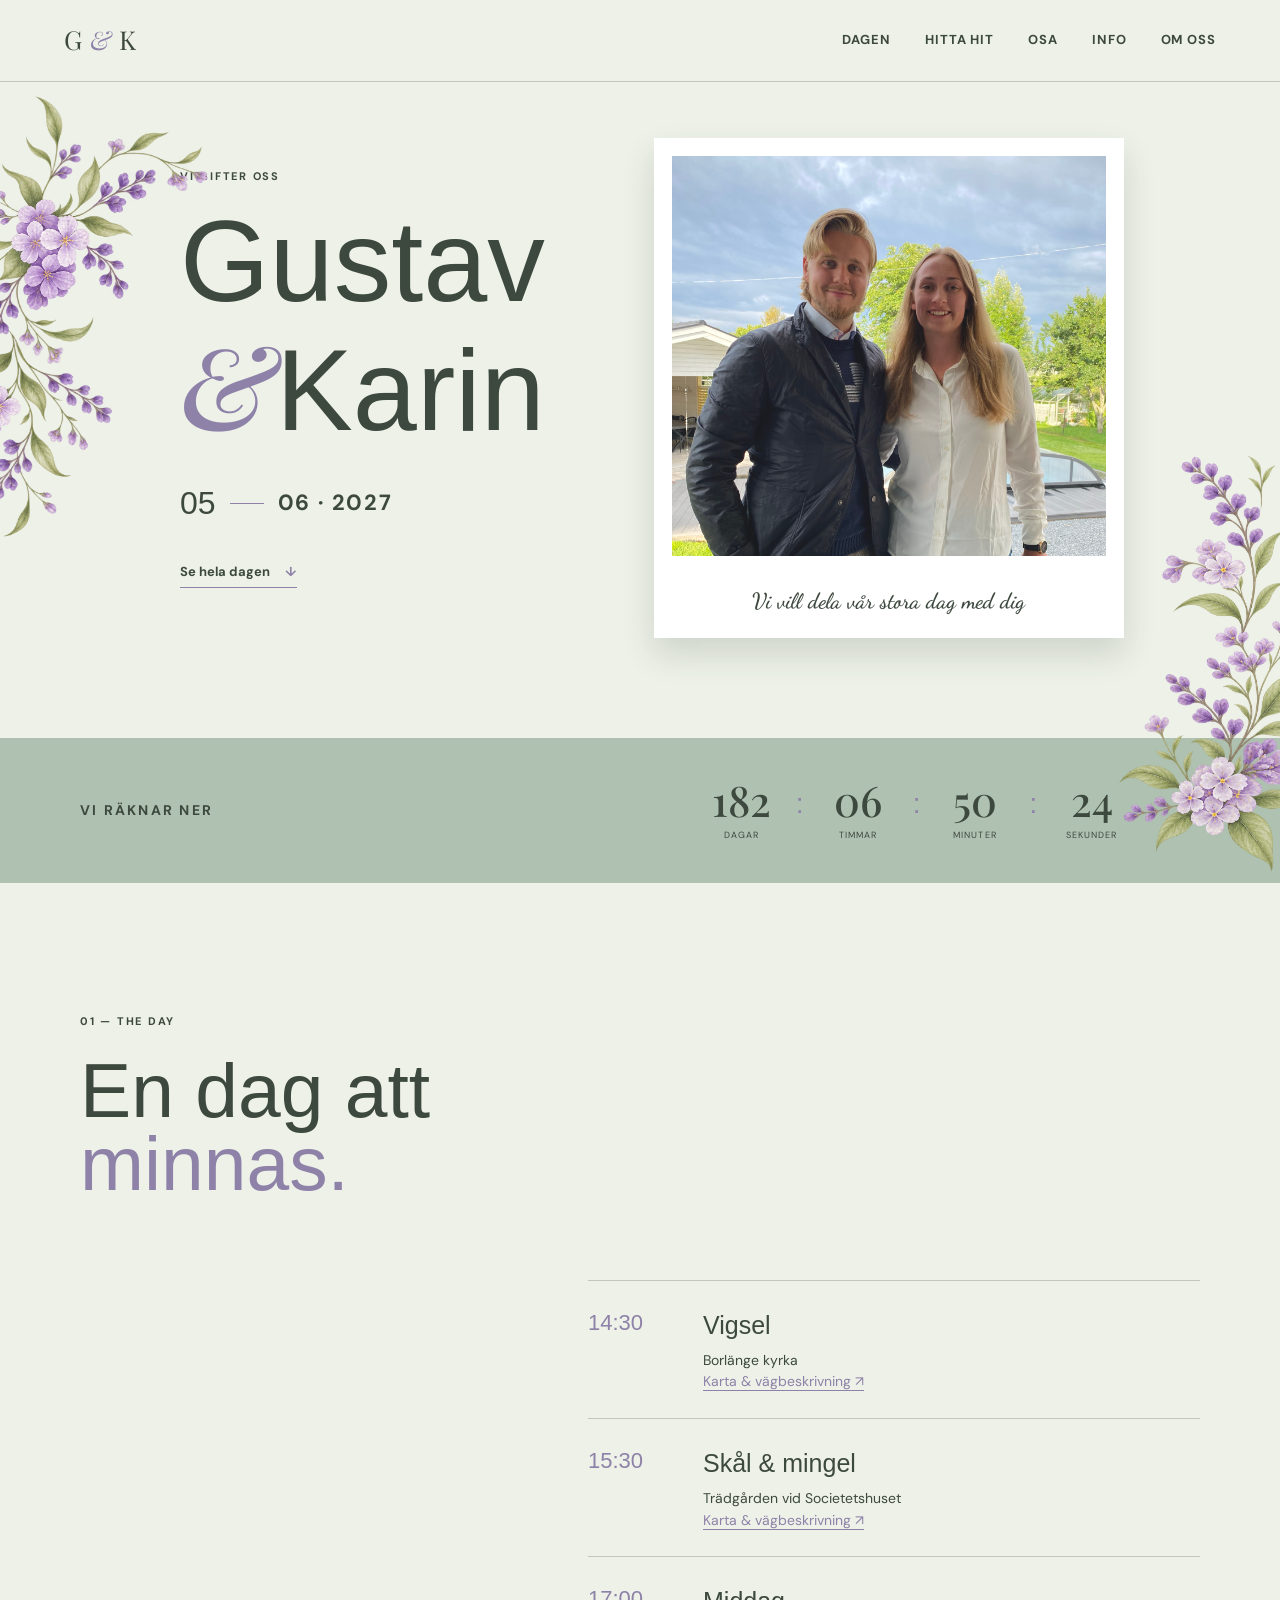
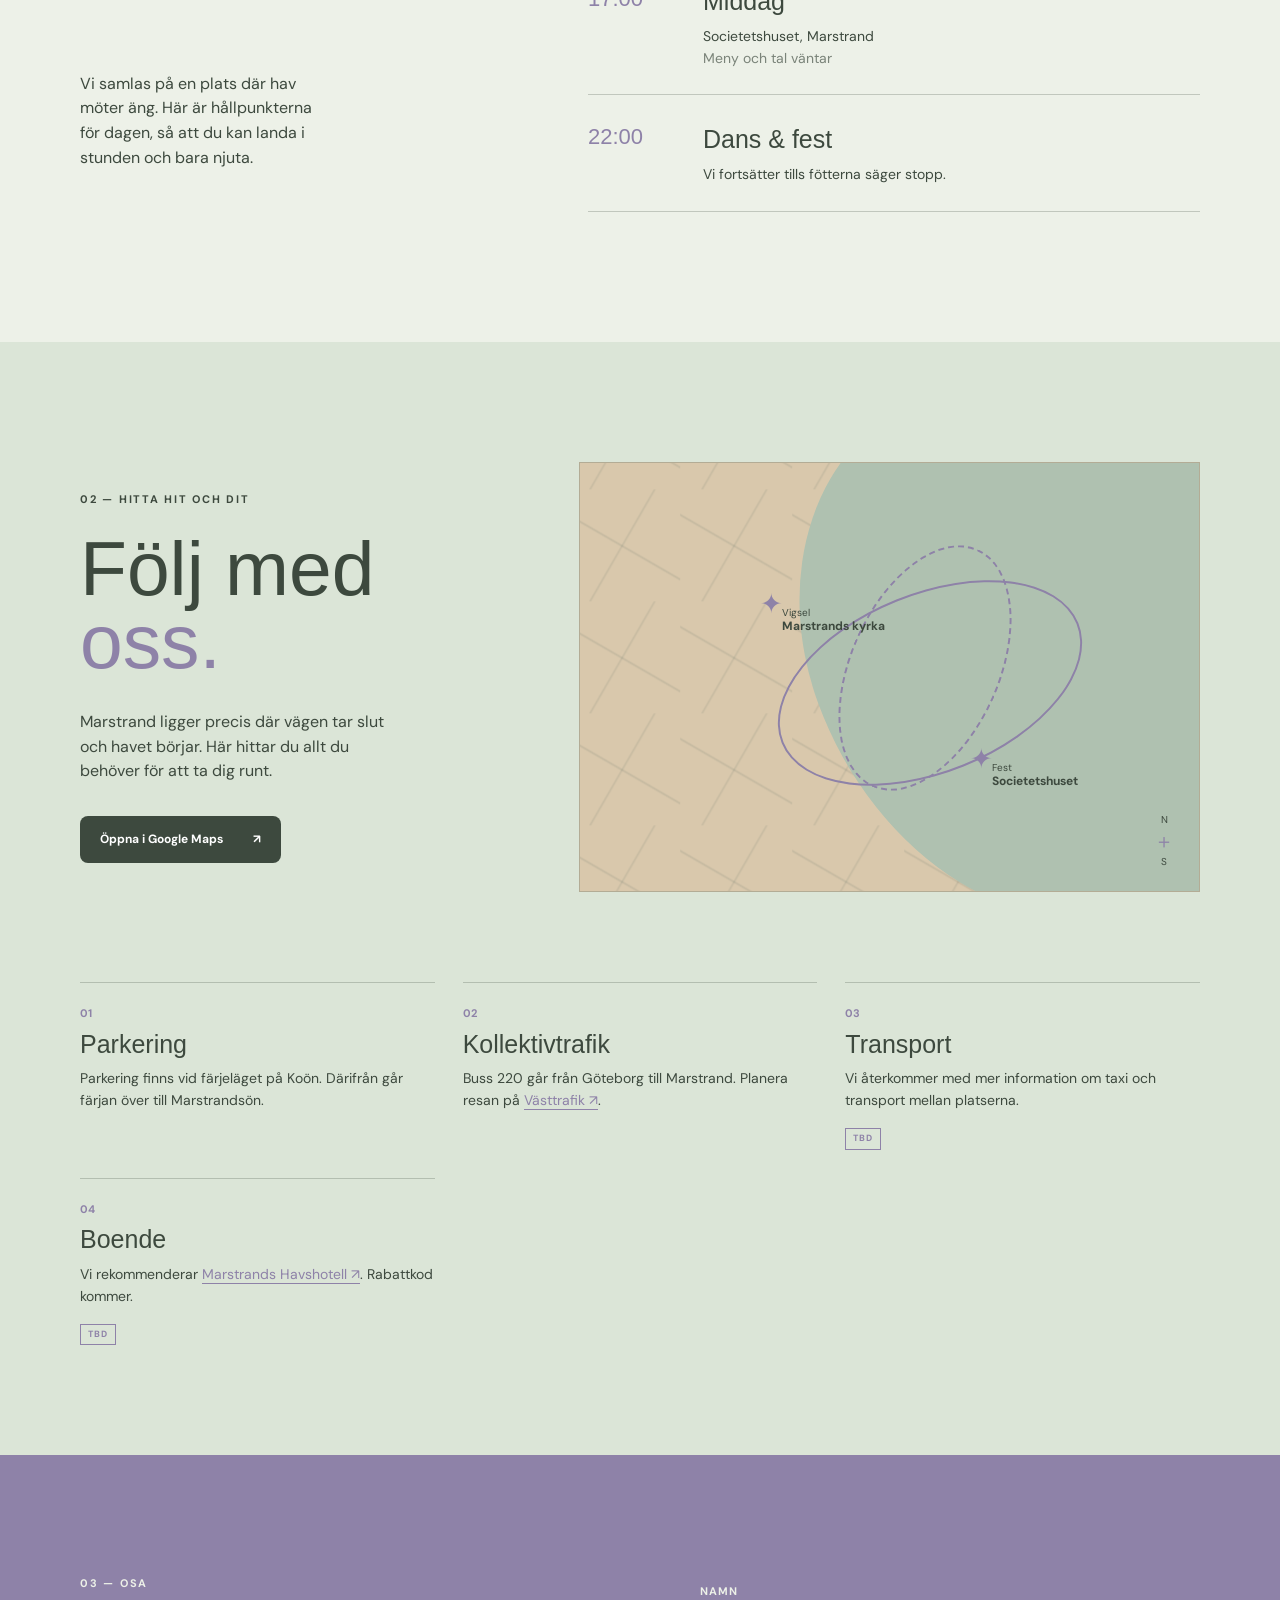
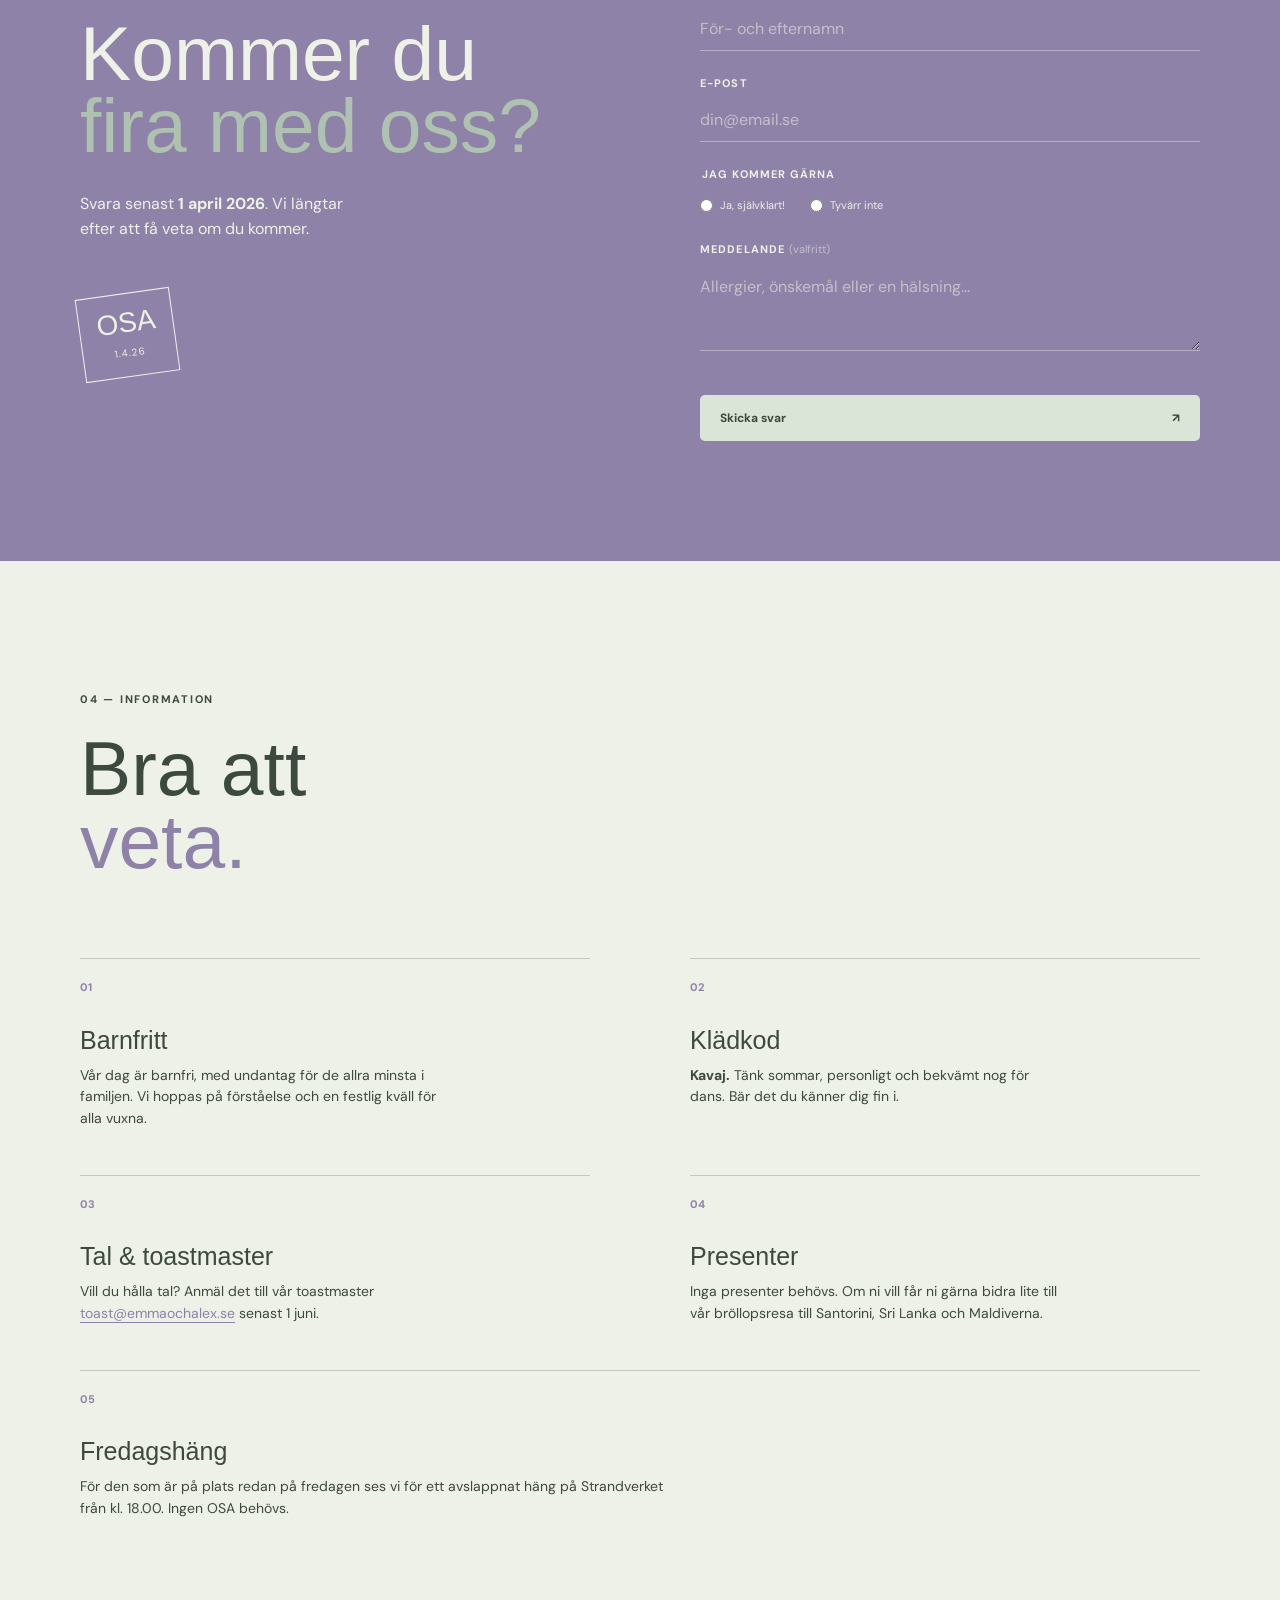
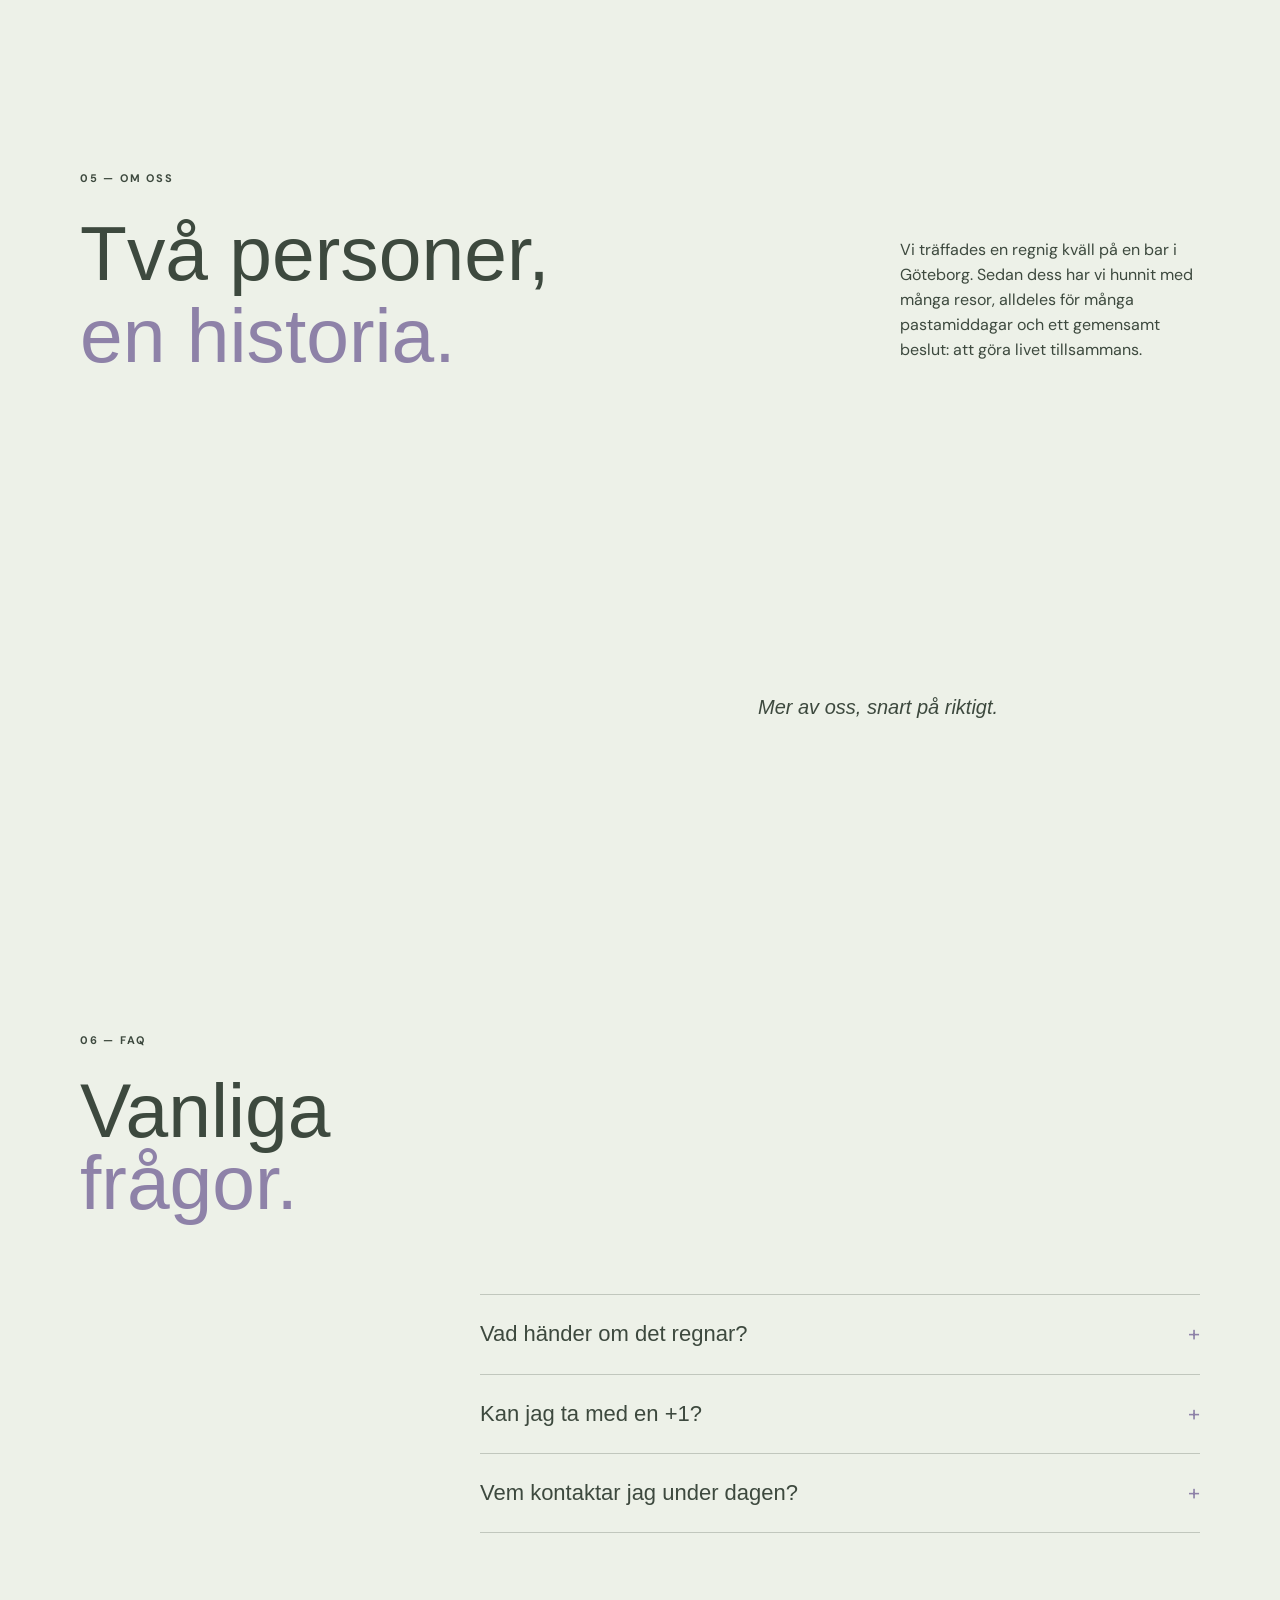
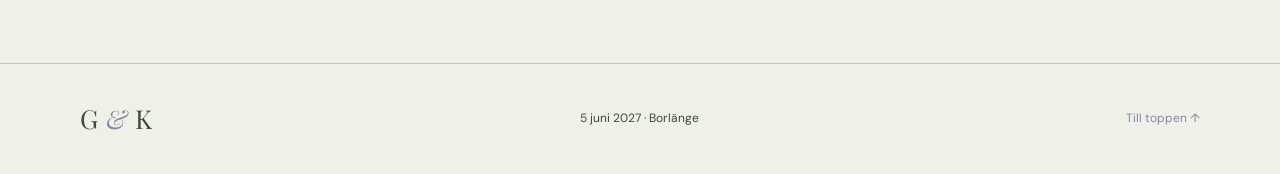
<file: Brolopp.html>
<!doctype html>
<html lang="sv">
<head>
	<meta charset="UTF-8">
	<meta name="viewport" content="width=device-width, initial-scale=1.0">
	<meta name="description" content="Välkommen till vårt bröllop">
	<title>Gustav &amp; Karin | 5 juni 2027</title>
	<link rel="preconnect" href="https://fonts.googleapis.com">
	<link rel="preconnect" href="https://fonts.gstatic.com" crossorigin>
	<link href="https://fonts.googleapis.com/css2?family=Caveat:wght@500;600&family=Dancing+Script:wght@500;600&family=DM+Sans:wght@400;500;700&family=Playfair+Display:ital,wght@0,500;0,600;1,500;1,600&display=swap" rel="stylesheet">
	<link rel="stylesheet" href="Brolopp.style.css">
</head>
<body>
	<header class="site-header">
		<a class="wordmark" href="#top" aria-label="Till toppen">G <span>&amp;</span> K</a>
		<nav class="main-nav" id="main-navigation" aria-label="Huvudnavigation">
			<a href="#dagen">Dagen</a>
			<a href="#hitta-hit">Hitta hit</a>
			<a href="#osa">OSA</a>
			<a href="#info">Info</a>
			<a href="#om-oss">Om oss</a>
		</nav>
		<button class="menu-toggle" type="button" aria-label="Öppna meny" aria-expanded="false" aria-controls="main-navigation">
			<span></span><span></span><span></span>
		</button>
	</header>

	<main id="top">
		<section class="hero section-shell">
			<div class="hero-copy reveal">
				<p class="eyebrow">Vi gifter oss</p>
				<h1>Gustav <i>&amp;</i><br>Karin</h1>
				<div class="hero-date"><span>05</span><span class="date-line"></span><span>06 · 2027</span></div>
				<a class="text-link" href="#dagen">Se hela dagen <span>↓</span></a>
			</div>
			<div class="hero-image-wrap reveal reveal-delay">
				<div class="hero-image"></div>
				<div class="image-note" aria-label="Vi vill dela vår stora dag med dig"><span class="image-note-text" data-text="Vi vill dela vår stora dag med dig">Vi vill dela vår stora dag med dig</span></div>
			</div>
		</section>

		<section class="countdown-band reveal" aria-label="Nedräkning till bröllopet">
			<div class="section-shell countdown-inner">
				<p class="eyebrow">Vi räknar ner</p>
				<div class="countdown" id="countdown">
					<div><strong id="days">--</strong><span>dagar</span></div><b>:</b>
					<div><strong id="hours">--</strong><span>timmar</span></div><b>:</b>
					<div><strong id="minutes">--</strong><span>minuter</span></div><b>:</b>
					<div><strong id="seconds">--</strong><span>sekunder</span></div>
				</div>
			</div>
		</section>

		<section class="content-section section-shell" id="dagen">
			<div class="section-heading reveal"><p class="eyebrow">01 — The day</p><h2>En dag att<br><em>minnas.</em></h2></div>
			<div class="day-grid">
				<div class="day-intro reveal"><p>Vi samlas på en plats där hav möter äng. Här är hållpunkterna för dagen, så att du kan landa i stunden och bara njuta.</p></div>
				<div class="timeline reveal-stagger">
					  <article class="timeline-item"><time>14:30</time><div><h3>Vigsel</h3><p>Borlänge kyrka<br><a href="#hitta-hit">Karta &amp; vägbeskrivning ↗</a></p></div></article>
					<article class="timeline-item"><time>15:30</time><div><h3>Skål &amp; mingel</h3><p>Trädgården vid Societetshuset<br><a href="#hitta-hit">Karta &amp; vägbeskrivning ↗</a></p></div></article>
					<article class="timeline-item"><time>17:00</time><div><h3>Middag</h3><p>Societetshuset, Marstrand<br><span class="muted">Meny och tal väntar</span></p></div></article>
					<article class="timeline-item"><time>22:00</time><div><h3>Dans &amp; fest</h3><p>Vi fortsätter tills fötterna säger stopp.</p></div></article>
				</div>
			</div>
		</section>

		<section class="route-section" id="hitta-hit">
			<div class="section-shell route-layout">
				<div class="route-copy reveal"><p class="eyebrow">02 — Hitta hit och dit</p><h2>Följ med<br><em>oss.</em></h2><p>Marstrand ligger precis där vägen tar slut och havet börjar. Här hittar du allt du behöver för att ta dig runt.</p><div class="route-actions"><a class="button button-dark" href="https://maps.google.com/?q=Marstrand" target="_blank" rel="noreferrer">Öppna i Google Maps <span>↗</span></a></div></div>
				<div class="map-card reveal reveal-delay" aria-label="Karta över Marstrand"><div class="map-grid"></div><div class="map-route route-one"></div><div class="map-route route-two"></div><div class="map-pin pin-church">✦<span>Vigsel<br><b>Marstrands kyrka</b></span></div><div class="map-pin pin-party">✦<span>Fest<br><b>Societetshuset</b></span></div><div class="map-compass">N<br><span>＋</span><br>S</div></div>
			</div>
			<div class="section-shell travel-grid reveal-stagger"><article><span class="travel-icon">01</span><h3>Parkering</h3><p>Parkering finns vid färjeläget på Koön. Därifrån går färjan över till Marstrandsön.</p></article><article><span class="travel-icon">02</span><h3>Kollektivtrafik</h3><p>Buss 220 går från Göteborg till Marstrand. Planera resan på <a href="https://www.vasttrafik.se" target="_blank" rel="noreferrer">Västtrafik ↗</a>.</p></article><article><span class="travel-icon">03</span><h3>Transport</h3><p>Vi återkommer med mer information om taxi och transport mellan platserna.</p><span class="tag">TBD</span></article><article><span class="travel-icon">04</span><h3>Boende</h3><p>Vi rekommenderar <a href="#" class="placeholder-link">Marstrands Havshotell ↗</a>. Rabattkod kommer.</p><span class="tag">TBD</span></article></div>
		</section>

		<section class="rsvp-section" id="osa"><div class="section-shell rsvp-layout"><div class="reveal"><p class="eyebrow">03 — OSA</p><h2>Kommer du<br><em>fira med oss?</em></h2><p class="rsvp-copy">Svara senast <strong>1 april 2026</strong>. Vi längtar efter att få veta om du kommer.</p><div class="rsvp-stamp">OSA<br><small>1.4.26</small></div></div><form class="rsvp-form reveal reveal-delay" id="rsvp-form"><label for="name">Namn</label><input id="name" name="name" type="text" placeholder="För- och efternamn" required><label for="email">E-post</label><input id="email" name="email" type="email" placeholder="din@email.se" required><fieldset><legend>Jag kommer gärna</legend><label class="choice"><input type="radio" name="attendance" value="ja" required> <span>Ja, självklart!</span></label><label class="choice"><input type="radio" name="attendance" value="nej"> <span>Tyvärr inte</span></label></fieldset><label for="message">Meddelande <span class="optional">(valfritt)</span></label><textarea id="message" name="message" rows="3" placeholder="Allergier, önskemål eller en hälsning..."></textarea><button class="button button-light" type="submit">Skicka svar <span>↗</span></button><p class="form-success" id="form-success" role="status">Tack, vi har tagit emot ditt svar!</p></form></div></section>

		<section class="info-section content-section section-shell" id="info"><div class="section-heading reveal"><p class="eyebrow">04 — Information</p><h2>Bra att<br><em>veta.</em></h2></div><div class="info-grid reveal-stagger"><article><span class="info-number">01</span><h3>Barnfritt</h3><p>Vår dag är barnfri, med undantag för de allra minsta i familjen. Vi hoppas på förståelse och en festlig kväll för alla vuxna.</p></article><article><span class="info-number">02</span><h3>Klädkod</h3><p><strong>Kavaj.</strong> Tänk sommar, personligt och bekvämt nog för dans. Bär det du känner dig fin i.</p></article><article><span class="info-number">03</span><h3>Tal &amp; toastmaster</h3><p>Vill du hålla tal? Anmäl det till vår toastmaster <a href="mailto:toast@emmaochalex.se">toast@emmaochalex.se</a> senast 1 juni.</p></article><article><span class="info-number">04</span><h3>Presenter</h3><p>Inga presenter behövs. Om ni vill får ni gärna bidra lite till vår bröllopsresa till Santorini, Sri Lanka och Maldiverna.</p></article><article class="wide-info"><span class="info-number">05</span><h3>Fredagshäng</h3><p>För den som är på plats redan på fredagen ses vi för ett avslappnat häng på Strandverket från kl. 18.00. Ingen OSA behövs.</p></article></div></section>

		<section class="about-section" id="om-oss"><div class="section-shell"><p class="eyebrow reveal">05 — Om oss</p><div class="about-head reveal"><h2>Två personer,<br><em>en historia.</em></h2><p>Vi träffades en regnig kväll på en bar i Göteborg. Sedan dess har vi hunnit med många resor, alldeles för många pastamiddagar och ett gemensamt beslut: att göra livet tillsammans.</p></div><div class="photo-grid reveal-stagger reveal-delay"><div class="photo photo-one"></div><div class="photo photo-two"></div><div class="photo-caption">Mer av oss, snart på riktigt.</div></div></div></section>

		<section class="faq-section content-section section-shell"><div class="section-heading reveal"><p class="eyebrow">06 — FAQ</p><h2>Vanliga<br><em>frågor.</em></h2></div><div class="faq-list reveal-stagger"><details><summary>Vad händer om det regnar?</summary><p>Allt är planerat för både sol och regn. Vigseln flyttar in under tak vid behov.</p></details><details><summary>Kan jag ta med en +1?</summary><p>Din inbjudan anger vilka som är bjudna. Hör gärna av dig om du är osäker.</p></details><details><summary>Vem kontaktar jag under dagen?</summary><p>Vår toastmaster hjälper gärna till med praktiska frågor. Kontaktuppgifter kommer närmare dagen.</p></details></div></section>
	</main>

	<footer class="site-footer"><div class="section-shell footer-inner reveal"><div class="wordmark">G <span>&amp;</span> K</div><p>5 juni 2027 · Borlänge</p><a href="#top">Till toppen ↑</a></div></footer>
	<script>
		const weddingDate = new Date('2027-06-05T14:30:00+02:00').getTime();
		const countdown = () => { const distance = weddingDate - Date.now(); if (distance <= 0) { document.getElementById('countdown').innerHTML = '<p>Idag firar vi!</p>'; return; } const values = { days: Math.floor(distance / 86400000), hours: Math.floor(distance / 3600000) % 24, minutes: Math.floor(distance / 60000) % 60, seconds: Math.floor(distance / 1000) % 60 }; Object.entries(values).forEach(([key, value]) => { document.getElementById(key).textContent = String(value).padStart(2, '0'); }); };
		countdown(); setInterval(countdown, 1000);
		document.getElementById('rsvp-form').addEventListener('submit', (event) => { event.preventDefault(); document.getElementById('form-success').classList.add('visible'); event.target.reset(); });
		const revealItems = document.querySelectorAll('.reveal, .reveal-stagger');
		const revealObserver = new IntersectionObserver((entries, observer) => {
			entries.forEach((entry) => {
				if (!entry.isIntersecting) return;
				entry.target.classList.add('is-visible');
				observer.unobserve(entry.target);
			});
		}, { threshold: 0.12, rootMargin: '0px 0px -45px' });
		revealItems.forEach((item) => revealObserver.observe(item));
		const imageNote = document.querySelector('.image-note');
		const imageNoteText = imageNote.querySelector('.image-note-text');
		const fullImageNoteText = imageNoteText.dataset.text;
		const typewriterObserver = new IntersectionObserver((entries, observer) => {
			entries.forEach((entry) => {
				if (!entry.isIntersecting) return;
				if (window.matchMedia('(prefers-reduced-motion: reduce)').matches) {
					imageNoteText.textContent = fullImageNoteText;
				} else {
					imageNoteText.textContent = '';
					imageNoteText.classList.add('is-typing');
					[...fullImageNoteText].forEach((character, index) => {
						setTimeout(() => {
							imageNoteText.textContent += character;
							if (index === fullImageNoteText.length - 1) imageNoteText.classList.remove('is-typing');
						}, index * 65);
					});
				}
				observer.unobserve(entry.target);
			});
		}, { threshold: 0.5 });
		imageNoteText.textContent = '';
		typewriterObserver.observe(imageNote);
		const updateFlowerPosition = () => document.body.classList.toggle('has-scrolled', window.scrollY > 8);
		window.addEventListener('scroll', updateFlowerPosition, { passive: true });
		updateFlowerPosition();
		const siteHeader = document.querySelector('.site-header');
		let lastScrollY = window.scrollY;
		const updateHeaderVisibility = () => {
			const currentScrollY = window.scrollY;
			const headerIsVisible = currentScrollY <= 8 || currentScrollY < lastScrollY;
			if (headerIsVisible) {
				siteHeader.classList.remove('is-hidden');
			} else if (currentScrollY > lastScrollY) {
				siteHeader.classList.add('is-hidden');
			}
			document.body.classList.toggle('header-visible', currentScrollY > 8 && headerIsVisible);
			lastScrollY = currentScrollY;
		};
		window.addEventListener('scroll', updateHeaderVisibility, { passive: true });
		updateHeaderVisibility();
		window.addEventListener('pageshow', updateHeaderVisibility);
		const menuToggle = document.querySelector('.menu-toggle');
		const mainNavigation = document.querySelector('.main-nav');
		const setMenuState = (isOpen) => {
			mainNavigation.classList.toggle('is-open', isOpen);
			menuToggle.classList.toggle('is-open', isOpen);
			menuToggle.setAttribute('aria-expanded', String(isOpen));
			menuToggle.setAttribute('aria-label', isOpen ? 'Stäng meny' : 'Öppna meny');
		};
		menuToggle.addEventListener('click', () => setMenuState(!mainNavigation.classList.contains('is-open')));
		mainNavigation.querySelectorAll('a').forEach((link) => link.addEventListener('click', () => setMenuState(false)));
		document.addEventListener('keydown', (event) => { if (event.key === 'Escape') setMenuState(false); });
	</script>
</body>
</html>
</file>
<file: Brolopp.style.css>
:root { --ink: #3D493E; --cream: #edf1e8; --sand: #dbe5d7; --coral: #8E82A8; --blue: #AFC1B0; --line: rgba(61,73,62,.25); --serif: 'Barlow Condensed', 'Arial Narrow', sans-serif; --sans: 'DM Sans', sans-serif; }
* { box-sizing: border-box; }
html { scroll-behavior: smooth; }
body { margin: 0; background: var(--cream); color: var(--ink); font-family: var(--sans); font-size: 16px; line-height: 1.55; }
a { color: inherit; text-decoration: none; }
.section-shell { width: min(1120px, calc(100% - 64px)); margin: 0 auto; }
.site-header { height: 82px; padding: 0 5vw; display: flex; align-items: center; justify-content: space-between; border-bottom: 1px solid var(--line); position: fixed; top: 0; left: 0; right: 0; z-index: 150; background: var(--cream); transition: transform .3s ease; }
.site-header.is-hidden { transform: translateY(-100%); }
main { padding-top: 82px; }
.wordmark { font-family: var(--serif); font-size: 26px; letter-spacing: 1px; }.wordmark span { color: var(--coral); font-style: italic; }.main-nav { display: flex; gap: 34px; font-size: 13px; font-weight: 700; text-transform: uppercase; letter-spacing: .07em; }.main-nav a { transition: color .2s; }.main-nav a:hover { color: var(--coral); }.menu-toggle { display: none; border: 0; background: transparent; color: var(--ink); width: 42px; height: 42px; padding: 10px 8px; cursor: pointer; }
.hero { min-height: 610px; display: grid; grid-template-columns: .9fr 1.1fr; align-items: center; gap: 70px; position: relative; padding: 76px 50px 80px; }.hero-copy { padding-left: 30px; }.eyebrow { text-transform: uppercase; letter-spacing: .16em; font-size: 11px; font-weight: 700; margin: 0 0 24px; }.hero h1, h2 { font-family: var(--serif); font-weight: 500; line-height: .95; letter-spacing: 0; margin: 0; }.hero h1 { font-size: clamp(70px, 9vw, 125px); }.hero h1 i, h2 em { color: var(--coral); font-style: italic; }.hero-intro { max-width: 290px; margin: 32px 0 25px; font-size: 15px; }.hero-date { display: flex; align-items: center; gap: 14px; font-size: 12px; font-weight: 700; letter-spacing: .1em; }.hero-date span:first-child { font-family: var(--serif); font-size: 42px; font-weight: 500; letter-spacing: 0; }.date-line { height: 1px; width: 34px; background: var(--coral); }.text-link { display: inline-block; margin-top: 34px; border-bottom: 1px solid var(--ink); padding-bottom: 5px; font-size: 13px; font-weight: 700; }.text-link span { color: var(--coral); padding-left: 12px; }.hero-image-wrap { position: relative; }.hero-image { height: 470px; background: url('Bilder/IMG_1964.JPEG') center 20%/cover;  }.image-note { position: absolute; bottom: -16px; left: -28px; background: var(--coral); color: white; padding: 13px 18px; font-size: 11px; transform: rotate(-3deg); }.dot { display: inline-block; height: 7px; width: 7px; background: var(--sand); border-radius: 50%; margin-right: 6px; }.vertical-label { position: absolute; right: 4px; top: 140px; writing-mode: vertical-rl; letter-spacing: .15em; font-size: 10px; }
.countdown-band { background: var(--blue); }.countdown-inner { min-height: 145px; display: flex; align-items: center; justify-content: space-between; padding: 25px 50px; }.countdown-inner .eyebrow { margin: 0; }.countdown { display: flex; align-items: center; gap: 22px; }.countdown div { text-align: center; min-width: 65px; }.countdown strong { display: block; font-family: var(--serif); font-size: 42px; font-weight: 500; line-height: 1; }.countdown span { display: block; text-transform: uppercase; font-size: 9px; letter-spacing: .12em; margin-top: 8px; }.countdown b { font-family: var(--serif); color: var(--coral); font-size: 28px; font-weight: 400; margin-top: -14px; }
.content-section { padding-top: 130px; padding-bottom: 130px; }.section-heading h2, .route-copy h2, .rsvp-section h2, .about-head h2 { font-size: clamp(53px, 6vw, 82px); }.day-grid { display: grid; grid-template-columns: .8fr 1.2fr; gap: 100px; margin-top: 80px; }.day-intro { align-self: end; padding-bottom: 25px; }.day-intro p { max-width: 250px; }.scribble { display: block; font-family: var(--serif); font-size: 17px; font-style: italic; color: var(--coral); transform: rotate(-5deg); margin-top: 80px; }.scribble b { font-family: var(--sans); font-style: normal; margin-left: 20px; }.timeline { border-top: 1px solid var(--line); }.timeline-item { display: grid; grid-template-columns: 115px 1fr; padding: 25px 0; border-bottom: 1px solid var(--line); }.timeline time { color: var(--coral); font-family: var(--serif); font-size: 22px; }.timeline h3, .travel-grid h3, .info-grid h3 { font-family: var(--serif); font-size: 25px; font-weight: 500; margin: 0 0 5px; }.timeline p { margin: 0; font-size: 14px; }.timeline a, .travel-grid a, .info-grid a { color: var(--coral); border-bottom: 1px solid rgba(216,100,79,.4); }.muted { opacity: .65; }
.route-section { background: var(--sand); padding: 120px 0 110px; }.route-layout { display: grid; grid-template-columns: .8fr 1.2fr; gap: 85px; align-items: center; }.route-copy > p:not(.eyebrow) { max-width: 310px; margin: 32px 0; }.button { display: inline-flex; border: 0; padding: 14px 20px; font: inherit; font-size: 12px; font-weight: 700; cursor: pointer; justify-content: space-between; gap: 30px; }.button-dark { background: var(--ink); color: white; }.button-light { background: var(--coral); color: white; margin-top: 20px; }.map-card { height: 430px; background: #d9c8ac; position: relative; overflow: hidden; border: 1px solid rgba(25,60,59,.2); }.map-grid { position: absolute; inset: 0; background-image: linear-gradient(30deg, transparent 48%, rgba(25,60,59,.12) 49%, transparent 50%), linear-gradient(120deg, transparent 48%, rgba(25,60,59,.1) 49%, transparent 50%); background-size: 80px 80px; transform: scale(1.4); }.map-card:after { content: ''; position: absolute; width: 72%; height: 130%; top: -20%; right: -10%; background: var(--blue); border-radius: 48% 0 0 60%; transform: rotate(-20deg); }.map-route { position: absolute; z-index: 1; border: 2px solid var(--coral); border-radius: 50%; }.route-one { width: 320px; height: 180px; top: 130px; left: 190px; transform: rotate(-22deg); }.route-two { width: 150px; height: 260px; top: 75px; left: 270px; transform: rotate(24deg); border-style: dashed; }.map-pin { position: absolute; z-index: 2; color: var(--coral); font-size: 27px; line-height: .8; }.map-pin span { color: var(--ink); display: block; font: 10px/1.2 var(--sans); margin-left: 22px; margin-top: -7px; white-space: nowrap; }.map-pin b { font-size: 12px; }.pin-church { top: 130px; left: 180px; }.pin-party { top: 285px; left: 390px; }.map-compass { position: absolute; right: 25px; bottom: 22px; z-index: 3; font-size: 10px; text-align: center; line-height: 1.4; }.map-compass span { font-size: 20px; color: var(--coral); }.travel-grid { display: grid; grid-template-columns: repeat(3, 1fr); gap: 28px; margin-top: 90px; }.travel-grid article { border-top: 1px solid var(--line); padding-top: 17px; position: relative; }.travel-icon, .info-number { font-size: 11px; color: var(--coral); font-weight: 700; }.travel-grid p { font-size: 14px; margin: 0; }.tag { display: inline-block; margin-top: 16px; border: 1px solid var(--coral); color: var(--coral); text-transform: uppercase; font-size: 9px; font-weight: 700; letter-spacing: .1em; padding: 3px 7px; }
.rsvp-section { background: var(--ink); color: var(--cream); padding: 120px 0; }.rsvp-layout { display: grid; grid-template-columns: 1fr 1fr; gap: 120px; }.rsvp-copy { max-width: 300px; margin-top: 30px; }.rsvp-copy strong { color: var(--coral); }.rsvp-stamp { border: 1px solid var(--coral); color: var(--coral); display: inline-block; font-family: var(--serif); font-size: 28px; line-height: .85; padding: 17px; text-align: center; transform: rotate(-8deg); margin-top: 35px; }.rsvp-stamp small { font: 10px var(--sans); letter-spacing: .1em; }.rsvp-form { display: flex; flex-direction: column; padding-top: 8px; }.rsvp-form label, legend { font-size: 11px; font-weight: 700; text-transform: uppercase; letter-spacing: .1em; margin-bottom: 8px; }.rsvp-form input, .rsvp-form textarea { border: 0; border-bottom: 1px solid rgba(245,240,232,.4); background: transparent; color: var(--cream); font: 16px var(--sans); padding: 9px 0 11px; margin-bottom: 24px; outline: 0; resize: vertical; }.rsvp-form input:focus, .rsvp-form textarea:focus { border-color: var(--coral); }.rsvp-form input::placeholder, .rsvp-form textarea::placeholder { color: rgba(245,240,232,.55); }.rsvp-form fieldset { border: 0; padding: 0; margin: 0 0 20px; }.choice { display: inline-flex !important; text-transform: none !important; letter-spacing: 0 !important; font-weight: 400 !important; margin: 6px 25px 0 0 !important; }.choice input { accent-color: var(--coral); margin: 0 7px 0 0; }.optional { opacity: .55; text-transform: none; letter-spacing: 0; font-weight: 400; }.form-success { display: none; color: var(--blue); font-size: 14px; }.form-success.visible { display: block; }
.info-grid { display: grid; grid-template-columns: repeat(2, 1fr); gap: 45px 100px; margin-top: 80px; }.info-grid article { border-top: 1px solid var(--line); padding-top: 15px; }.info-grid h3 { margin-top: 22px; }.info-grid p { max-width: 370px; margin: 0; font-size: 14px; }.wide-info { grid-column: 1 / -1; }.wide-info p { max-width: 600px; }.about-section { background: var(--coral); color: white; padding: 120px 0 140px; }.about-head { display: flex; justify-content: space-between; align-items: end; gap: 60px; margin-top: 30px; }.about-head p { max-width: 300px; margin: 0; }.photo-grid { display: grid; grid-template-columns: 1.2fr .8fr; grid-template-rows: 200px 110px; gap: 15px; margin: 75px 100px 0; position: relative; }.photo { background-size: cover; background-position: center; }.photo-one { grid-row: 1 / 3; background-image: url('https://images.unsplash.com/photo-1520854221256-17451cc331bf?auto=format&fit=crop&w=800&q=80'); }.photo-two { background-image: url('https://images.unsplash.com/photo-1507504031003-b417219a0fde?auto=format&fit=crop&w=800&q=80'); background-position: center 60%; }.photo-caption { font-family: var(--serif); font-style: italic; font-size: 20px; align-self: center; padding-left: 20px; }.faq-list { max-width: 720px; margin: 75px 0 0 auto; border-top: 1px solid var(--line); }.faq-list details { border-bottom: 1px solid var(--line); padding: 22px 0; }.faq-list summary { cursor: pointer; font-family: var(--serif); font-size: 22px; list-style: none; display: flex; justify-content: space-between; }.faq-list summary:after { content: '+'; color: var(--coral); font-family: var(--sans); }.faq-list details[open] summary:after { content: '−'; }.faq-list p { font-size: 14px; max-width: 550px; margin: 15px 0 0; }.site-footer { background: var(--cream); border-top: 1px solid var(--line); }.footer-inner { min-height: 110px; display: flex; align-items: center; justify-content: space-between; }.footer-inner p, .footer-inner a { font-size: 12px; }.footer-inner a { color: var(--coral); }.reveal { animation: rise .8s ease both; }.reveal-delay { animation-delay: .15s; }@keyframes rise { from { opacity: 0; transform: translateY(18px); } to { opacity: 1; transform: translateY(0); } }
@media (max-width: 760px) { .section-shell { width: min(100% - 120px, 560px); }.site-header { height: 70px; padding: 0 19px; }.main-nav { display: none; }.hero { display: flex; flex-direction: column; align-items: stretch; gap: 50px; padding: 70px 0 80px; }.hero-copy { padding-left: 0; }.hero h1 { font-size: 78px; }.hero-image { height: 380px; }.vertical-label { display: none; }.countdown-inner { display: block; padding: 28px 0; }.countdown-inner .eyebrow { margin-bottom: 20px; }.countdown { gap: 7px; justify-content: space-between; }.countdown div { min-width: 52px; }.countdown strong { font-size: 30px; }.countdown b { font-size: 20px; }.content-section { padding: 82px 0; }.day-grid, .route-layout, .rsvp-layout { grid-template-columns: 1fr; gap: 50px; }.day-grid { margin-top: 55px; }.scribble { margin-top: 35px; }.timeline-item { grid-template-columns: 76px 1fr; }.route-section { padding: 82px 0; }.map-card { height: 330px; }.pin-church { left: 18%; }.pin-party { left: 62%; }.route-one { left: 18%; }.route-two { left: 35%; }.travel-grid { grid-template-columns: 1fr; gap: 48px; margin-top: 60px; }.rsvp-section { padding: 82px 0; }.rsvp-layout { gap: 55px; }.info-grid { grid-template-columns: 1fr; gap: 35px; margin-top: 55px; }.wide-info { grid-column: auto; }.about-section { padding: 82px 0; }.about-head { display: block; }.about-head p { margin-top: 28px; }.photo-grid { margin: 55px 0 0; grid-template-rows: 180px 100px; }.faq-list { margin-top: 55px; }.footer-inner { min-height: 130px; flex-wrap: wrap; gap: 10px; padding: 25px 0; }.footer-inner p { order: 3; flex-basis: 100%; }.hero-intro { margin-top: 24px; } }

/* Botanical details from the Save the Date artwork. */
body:before, body:after { content: ''; position: fixed; z-index: 100; width: clamp(260px, 28vw, 390px); height: clamp(260px, 28vw, 390px); background-position: center; background-size: contain; background-repeat: no-repeat; opacity: .9; pointer-events: none; }
body:before { top: 80px; left: -18px; background-image: url('Bilder/vanster.png'); background-position: left top; transform: scaleY(-1); opacity: 1; transition: top .35s ease, left .35s ease; }
body.has-scrolled:before { top: 2px; }
body.header-visible:before { top: 72px; }
body:after { right: -18px; bottom: -18px; background-image: url('Bilder/blomma3.png'); }
.about-section { background: var(--blue); color: var(--ink); position: relative; overflow: hidden; }
@media (max-width: 760px) { body:before, body:after { width: 190px; height: 190px; } body:before { top: 76px; left: -12px; } body:after { position: fixed; right: -5px; top: auto; bottom: -10px; width: 220px; height: 220px; background-position: right bottom; transform: translateZ(0); } }
@media (max-width: 760px) { body.header-visible:before { top: 76px; } }

/* Scroll reveals keep each section moving at a calm, staggered pace. */
.reveal, .reveal-stagger { opacity: 0; transform: translateY(32px); animation: none; transition: opacity .8s ease, transform .8s cubic-bezier(.2,.7,.2,1); }
.reveal.is-visible, .reveal-stagger.is-visible { opacity: 1; transform: translateY(0); }
.reveal-delay { transition-delay: .16s; }
.reveal-stagger > * { opacity: 0; transform: translateY(22px); transition: opacity .65s ease, transform .65s cubic-bezier(.2,.7,.2,1); }
.reveal-stagger.is-visible > *:nth-child(1) { transition-delay: .05s; }
.reveal-stagger.is-visible > *:nth-child(2) { transition-delay: .16s; }
.reveal-stagger.is-visible > *:nth-child(3) { transition-delay: .27s; }
.reveal-stagger.is-visible > *:nth-child(4) { transition-delay: .38s; }
.reveal-stagger.is-visible > * { opacity: 1; transform: translateY(0); }
@media (prefers-reduced-motion: reduce) {
	html { scroll-behavior: auto; }
	.reveal, .reveal-stagger, .reveal-stagger > * { opacity: 1; transform: none; transition: none; }
}

@media (max-width: 760px) {
	.menu-toggle { display: grid; place-content: center; gap: 4px; margin-left: auto; margin-right: 10px; }
	.menu-toggle span { display: block; width: 25px; height: 2px; background: var(--ink); transition: transform .25s ease, opacity .25s ease; }
	.menu-toggle.is-open span:nth-child(1) { transform: translateY(6px) rotate(45deg); }
	.menu-toggle.is-open span:nth-child(2) { opacity: 0; }
	.menu-toggle.is-open span:nth-child(3) { transform: translateY(-6px) rotate(-45deg); }
	.main-nav.is-open { display: flex; position: absolute; top: 70px; left: 0; right: 0; flex-direction: column; gap: 0; padding: 8px 28px 16px; background: var(--cream); border-bottom: 1px solid var(--line); box-shadow: 0 14px 24px rgba(49,71,53,.1); }
	.main-nav.is-open a { padding: 15px 0; border-bottom: 1px solid var(--line); font-size: 12px; }
	.main-nav.is-open a:last-child { border-bottom: 0; }
}

.hero h1 { line-height: 1.05; }
.hero-date { margin-top: 28px; font-size: 15px; letter-spacing: .12em; }
.hero-date span:first-child, .hero-date span:last-child { font-size: 22px; }
.hero-date span:first-child { font-size: 32px; }
.hero-copy > .eyebrow { position: relative; top: 8px; }
.about-head h2 em { position: relative; top: .12em; }
.hero-image-wrap { background: #fff; padding: 18px 18px 82px; box-shadow: 0 16px 30px rgba(49,71,53,.16); transform: rotate(-1deg); }
.image-note { left: 18px; right: 18px; bottom: 0; background: transparent; color: var(--ink); padding: 7px 12px 24px; text-align: center; transform: none; font-family: var(--serif); font-size: 15px; letter-spacing: normal; }
.image-note-text { display: inline-block; font-family: 'Dancing Script', cursive; font-size: 22px; font-weight: 600; line-height: 1; text-align: center; white-space: nowrap; }
.rsvp-section { background: var(--coral); }
.rsvp-copy strong, .rsvp-stamp { color: var(--cream); }
.rsvp-stamp { border-color: var(--cream); }
.rsvp-section h2 em { color: var(--blue); }

@media (max-width: 760px) {
	.hero-image-wrap { width: calc(100% + 48px); margin-inline: -24px; padding: 12px 12px 48px; }
	.hero-image { height: 300px; }
	.image-note { left: 12px; right: 12px; bottom: 0; height: 48px; display: flex; align-items: center; justify-content: center; padding: 0 8px; }
	.image-note-text { display: block; width: 100%; max-width: 100%; font-size: clamp(14px, 4.4vw, 18px); line-height: 1.15; white-space: nowrap; }
}

.rsvp-people-form[hidden], .attendee-details[hidden] { display: none; }
.guest-count-control { margin-bottom: 28px !important; }
.guest-count-control > legend { margin-bottom: 18px; text-align: center; text-transform: none; letter-spacing: 0; font-size: 14px; }
.guest-count-options { display: flex; justify-content: center; gap: 12px; }
.guest-count-option { position: relative; display: grid !important; place-items: center; width: 60px; height: 60px; margin: 0 !important; border: 1px solid rgba(245,240,232,.65); border-radius: 5px; color: var(--cream); font-size: 20px !important; font-weight: 500 !important; text-align: center; text-transform: none !important; letter-spacing: 0 !important; cursor: pointer; transition: background-color .2s ease, border-color .2s ease, color .2s ease; }
#rsvp-form .guest-count-option:hover, #rsvp-form .guest-count-option.is-selected { background-color: var(--sand) !important; border-color: var(--sand) !important; color: var(--ink) !important; }
.guest-count-option input { position: absolute; inset: 0; width: 100%; height: 100%; margin: 0; padding: 0; opacity: 0; cursor: pointer; }
.guest-count-option:focus-within { outline: 2px solid var(--sand); outline-offset: 3px; }
.guest-count-option span { pointer-events: none; }
#guest-fields { display: grid; gap: 32px; }
.person-fields { margin: 0 !important; padding: 0 !important; }
.person-fields > legend { width: 100%; margin: 0 0 8px; padding-bottom: 8px; border-bottom: 1px solid rgba(245,240,232,.55); font-family: var(--serif); font-size: 32px; font-weight: 500; line-height: 1; letter-spacing: 0; text-transform: none; }
.person-fields > label { display: block; margin-top: 8px; margin-bottom: 2px; }
.person-fields > input, .attendee-details input, .attendee-details textarea { width: 100%; margin: 0 0 10px; padding: 5px 0 7px; border: 0; border-bottom: 1px solid rgba(245,240,232,.7); border-radius: 0; background: transparent; }
.attendee-details input, .attendee-details textarea { margin-bottom: 0; }
#rsvp-form .person-fields > input:focus, #rsvp-form .attendee-details input:focus, #rsvp-form .attendee-details textarea:focus { border-bottom: 2px solid var(--blue) !important; box-shadow: 0 1px 0 var(--blue); outline: none; }
.attendance-field { margin-top: 24px !important; }
.attendance-field > legend { margin-bottom: 10px; text-transform: none; letter-spacing: 0; font-size: 13px; }
.attendance-options { display: flex; flex-wrap: wrap; gap: 18px; }
.attendance-options .choice { margin: 0 !important; font-size: 13px; align-items: center; }
@media (max-width: 760px) { .attendance-options { gap: 6px 12px; } .attendance-options .choice input { flex: 0 0 18px; } }
.attendance-options .choice input { width: 18px; height: 18px; padding: 0; margin: 0 8px 0 0; accent-color: var(--blue); }
.attendee-details { display: grid; gap: 0; margin-top: 28px; }
.attendee-details label { margin: 0 0 2px; text-transform: none; letter-spacing: 0; font-size: 13px; }
.attendee-details input:not([type="radio"]):not(:last-child), .attendee-details textarea:not(:last-child) { margin-bottom: 18px; }
.rsvp-people-form > label { margin-top: 28px; }
.rsvp-form .button-light { border-radius: 5px; background: var(--sand); color: var(--ink); }
.rsvp-form .button-light:hover { background: var(--cream); }
.rsvp-form button:disabled { cursor: wait; opacity: .65; }
.form-honeypot { display: none; }
.form-success.is-error { color: var(--cream); }

.gallery-section { padding-top: 100px; padding-bottom: 110px; }
.gallery-heading { margin-bottom: 44px; text-align: left; }
.photo-upload-actions { margin-bottom: 32px; text-align: center; }
.photo-upload-actions .button { justify-content: center; border-radius: 8px; }
.photo-upload-panel { width: min(560px, calc(100% - 32px)); max-height: calc(100dvh - 48px); margin: auto; padding: 0; border: 0; border-radius: 24px; background: var(--sand); color: var(--ink); box-shadow: 0 16px 40px rgba(49,71,53,.2); }
.photo-upload-panel::backdrop { background: rgba(25,60,59,.45); }
.photo-upload-heading { display: flex; align-items: center; justify-content: space-between; gap: 16px; padding: 26px 30px 0; }
.photo-upload-heading h3 { margin: 0; font-family: var(--serif); font-size: 30px; font-weight: 500; }
.photo-upload-close { width: 40px; height: 40px; border: 0; border-radius: 50%; background: var(--cream); color: var(--ink); font-size: 28px; cursor: pointer; }
.photo-upload-form { display: grid; gap: 10px; padding: 30px; }
.photo-upload-form label { margin: 0; font-size: 11px; font-weight: 700; text-transform: uppercase; letter-spacing: .1em; }
.photo-upload-form input[type="text"], .photo-upload-form input[type="file"] { height: 44px; }
.photo-upload-form input[type="text"] { width: 100%; margin: 0 0 8px; padding: 8px 12px; border: 1px solid var(--line); border-radius: 10px; background: var(--cream); color: var(--ink); font: 16px var(--sans); }
.photo-upload-form input[type="file"] { width: 100%; margin: 0; padding: 8px 12px; border: 1px solid var(--line); border-radius: 10px; background: var(--cream); color: var(--ink); font: 14px var(--sans); }
.photo-file-summary, .photo-upload-status, .photo-gallery-status { margin: 0; font-size: 13px; }
.photo-file-summary { opacity: .7; }
.photo-upload-form .button { justify-self: center; justify-content: center; align-items: center; min-width: 130px; min-height: 48px; margin-top: 10px; border-radius: 12px; }
.photo-upload-form .button:hover { background: var(--coral); }
.photo-upload-form .button:disabled { opacity: .6; cursor: wait; }
.photo-upload-result { text-align: center; }
.photo-upload-result:empty { display: none; }
.photo-upload-status, .photo-gallery-status { min-height: 1.5em; text-align: center; }
.photo-upload-status.is-error { color: #8e3e3e; }
.photo-gallery-status { margin-bottom: 18px; }
.photo-gallery { display: grid; grid-template-columns: repeat(auto-fill, minmax(min(100%, 250px), 1fr)); gap: 18px; }
.photo-card { min-width: 0; padding: 10px; border-radius: 4px; background: #fff; box-shadow: 0 10px 22px rgba(49,71,53,.1); }
.photo-card img, .photo-preview-message { display: block; width: 100%; aspect-ratio: 1; border-radius: 2px; background: var(--cream); object-fit: cover; }
.photo-preview-message { display: grid; place-items: center; padding: 18px; color: var(--ink); font-size: 13px; text-align: center; }
.photo-card-caption { display: flex; align-items: center; justify-content: space-between; gap: 12px; padding: 10px 2px 2px; }
.photo-card-name { min-width: 0; margin: 0; font-size: 13px; overflow-wrap: anywhere; }
.photo-card-actions { display: flex; flex-wrap: wrap; justify-content: flex-end; align-items: center; gap: 8px 12px; }
.photo-download { flex: 0 0 auto; border-bottom: 1px solid var(--line); font-size: 12px; }
.photo-delete, .photo-delete-link { flex: 0 0 auto; padding: 0; border: 0; border-bottom: 1px solid transparent; background: transparent; color: #8e3e3e; font: 12px var(--sans); cursor: pointer; }
.photo-delete-link { color: var(--ink); }
.photo-delete:hover, .photo-delete-link:hover { border-bottom-color: currentColor; }
.photo-delete:disabled { cursor: wait; opacity: .6; }
.photo-delete-prompt[hidden] { display: none; }
.photo-delete-prompt { max-width: 760px; margin: 0 auto 24px; padding: 20px; background: #fff; box-shadow: 0 12px 24px rgba(49,71,53,.1); }
.photo-delete-prompt > p:first-child { margin: 0 0 14px; }
.photo-delete-prompt-actions { display: flex; flex-wrap: wrap; gap: 10px; }
.photo-delete-prompt-actions .button { border-radius: 5px; }
.photo-delete-prompt .form-success { margin-top: 10px; }
@media (max-width: 760px) {
	.gallery-section { padding: 82px 0; }
	.gallery-heading { margin-bottom: 34px; }
	.photo-upload-actions { margin-bottom: 24px; }
	.photo-upload-heading { padding: 20px 20px 0; }
	.photo-upload-form { padding: 20px; }
	.photo-gallery { grid-template-columns: 1fr; gap: 14px; }
}

@media (min-width: 761px) { .day-grid > .timeline { grid-column: 2; } }

.route-actions { display: flex; flex-wrap: wrap; gap: 10px; }
.route-actions .button { border-radius: 8px; }

.hero-copy { position: relative; top: -34px; }

@media (min-width: 761px) {
	.hero-image-wrap { width: 90%; justify-self: center; top: -20px; }
	.hero-image { height: 400px; }
}

@media (min-width: 761px) { .hero-copy { left: 20px; } }

@media (max-width: 760px) {
 main { padding-top: 70px; }
 .hero { width: min(520px, calc(100% - 48px)); min-height: auto; padding: 46px 0 60px; gap: 28px; align-items: center; }
 .hero-copy { top: 0; left: 0; width: fit-content; max-width: 100%; margin-inline: auto; padding: 0; text-align: left; }
 .hero h1 { font-size: clamp(62px, 15vw, 96px); line-height: 1.05; }
 .hero-date { justify-content: flex-start; margin-top: 10px; }
 .hero-image-wrap { width: 90%; margin: 0 auto; top: 0; padding: 12px 12px 0; }
 .hero-image { height: auto; aspect-ratio: 1 / 1; }
 .image-note { position: static; height: auto; min-height: 64px; padding: 16px 6px; }
 .image-note-text { font-size: clamp(16px, 4.2vw, 22px); line-height: 1.35; white-space: normal; overflow-wrap: break-word; }
}
/* Keep the original ampersand while using condensed display type. */
.hero h1 i { font-family: 'Playfair Display', Georgia, serif; font-weight: 500; font-style: italic; }
h2 em { font-style: normal; }

.wordmark { font-family: 'Playfair Display', Georgia, serif; }

.hero-name-line { white-space: nowrap; }
@media (max-width: 760px) { .hero h1 { font-size: clamp(52px, 20vw, 124px); } }

.hero-amp-mobile { display: none; }
@media (max-width: 760px) { .hero-amp-desktop, .hero-amp-first { display: none; } .hero-amp-mobile { display: inline; margin-right: .04em; } .hero-gustav { margin-left: .1em; } .hero-name-line:first-child { display: inline-block; margin-left: .25em; } .hero-name-line:last-child { display: inline-block; margin-left: .1em; } }

.hero-date > span:only-child { font-family: var(--sans); font-style: normal; font-size: clamp(16px, 4.5vw, 22px); font-weight: 500; letter-spacing: .04em; }

@media (min-width: 761px) {
 .hero h1 .hero-name-line { display: block; }
 .hero h1 > br { display: none; }
 .hero h1 .hero-amp-desktop { display: block; }
}

@media (max-width: 760px) { .hero-date > span:only-child { font-size: clamp(14px, 4vw, 18px); } }

.countdown strong { font-family: 'Playfair Display', Georgia, serif; }

.timeline a { border-bottom-color: currentColor; }

.memory-carousel { margin-top: 60px; }
.memory-track { position: relative; display: flex; gap: 24px; overflow-x: auto; overscroll-behavior-x: contain; scroll-snap-type: x mandatory; scrollbar-width: none; padding: 12px 20% 20px; }
.memory-track::-webkit-scrollbar { display: none; }
.memory-slide { flex: 0 0 100%; min-width: 0; scroll-snap-align: center; opacity: .35; transition: opacity .25s ease; }
.memory-slide.is-current { opacity: 1; }
.memory-slide .photo { width: 100%; aspect-ratio: 4 / 3; background-position: center; border: 10px solid white; box-shadow: 0 8px 20px rgba(49,71,53,.12); }
.memory-controls { display: flex; align-items: center; justify-content: center; gap: 24px; margin-top: 12px; }
.memory-controls p { margin: 0; font-size: 14px; font-variant-numeric: tabular-nums; }
.memory-arrow { display: grid; place-items: center; width: 48px; height: 48px; border: 1px solid var(--ink); border-radius: 50%; background: transparent; color: var(--ink); font: 24px var(--sans); cursor: pointer; }
.memory-arrow:hover { background: var(--cream); }
.memory-arrow:focus-visible, .memory-track:focus-visible { outline: 3px solid var(--ink); outline-offset: 4px; }
@media (max-width: 760px) {
 .memory-carousel { width: calc(100vw - 16px); margin-left: calc((100% - 100vw + 16px) / 2); margin-top: 36px; }
 .memory-track { gap: 14px; padding-inline: 14%; }
 .memory-slide .photo { aspect-ratio: 3 / 4; border-width: 7px; }
}
@media (prefers-reduced-motion: reduce) { .memory-slide { transition: none; } }
/* Let the carousel reach the page edges while keeping the active image prominent. */
.memory-carousel { width: 100vw; margin-left: calc((100% - 100vw) / 2); }
.memory-slide .photo { transform: scale(.84); transition: transform .3s ease; }
.memory-slide.is-current .photo { transform: scale(1); }
@media (max-width: 760px) {
 .memory-carousel { width: 100vw; margin-left: calc((100% - 100vw) / 2); }
 .memory-track { gap: 8px; padding-inline: 17%; }
}
@media (prefers-reduced-motion: reduce) { .memory-slide .photo { transition: none; } }
.memory-carousel { --memory-slide-width: min(56vw, 600px); }
.memory-track { padding-inline: calc((100% - var(--memory-slide-width)) / 2); }
.memory-slide { flex-basis: var(--memory-slide-width); }
@media (max-width: 760px) { .memory-carousel { --memory-slide-width: min(70vw, 360px); } }
.memory-track.is-resetting .memory-slide, .memory-track.is-resetting .photo { transition: none; }

.memory-controls { gap: 28px; margin-top: 22px; }
.memory-arrow { width: 72px; height: 48px; border: 0; border-radius: 0; color: var(--ink); background: transparent; transition: color .2s ease, border-color .2s ease; }
.memory-arrow svg { width: 44px; height: 24px; overflow: visible; fill: none; stroke: currentColor; stroke-width: 2.8; stroke-linecap: round; stroke-linejoin: round; transition: transform .2s ease; }
.memory-arrow:hover { color: var(--coral); background: transparent; border-color: var(--ink); }
#memory-prev:hover svg { transform: translateX(-4px); }
#memory-next:hover svg { transform: translateX(4px); }
.memory-arrow:active svg { transform: scale(.92); }
@media (prefers-reduced-motion: reduce) { .memory-arrow, .memory-arrow svg { transition: none; } }
.memory-track { cursor: grab; user-select: none; }
.memory-slide:not(.is-current) .photo { cursor: pointer; }
.memory-track.is-dragging { cursor: grabbing; scroll-snap-type: none; }
.memory-track.is-dragging .photo { cursor: grabbing; }

.about-section { background: var(--cream); }
.gallery-section { background: var(--sand); }

.memory-slide img.photo { display: block; height: auto; object-fit: cover; object-position: center; background: white; }

.memory-slide img[src*='karusell-19'] { object-position: center 30%; }

@media (max-width: 760px) { .memory-controls { display: none; } }

@media (max-width: 760px) { .memory-slide img[src*='karusell-17'] { object-position: 22% center; } }

a { text-decoration-color: var(--coral); }
.text-link, .timeline a, .travel-grid a, .info-grid a, .photo-download, .photo-delete:hover, .photo-delete-link:hover { border-bottom-color: var(--coral); }

.countdown-inner .eyebrow { font-size: 14px; }
@media (min-width: 761px) { .countdown-inner { padding-left: 0; padding-right: 0; } }

body:before { left: -58px; width: clamp(335px, 36vw, 495px); height: clamp(335px, 36vw, 495px); }
@media (max-width: 760px) { body:before { left: -52px; width: 245px; height: 245px; } }

body:after { right: -68px; bottom: 2px; background-position: right center; }
@media (max-width: 760px) { body:after { right: -60px; bottom: -10px; background-position: right center; } }

body:after { width: clamp(335px, 36vw, 495px); height: clamp(335px, 36vw, 495px); }
@media (max-width: 760px) { body:after { width: 280px; height: 280px; } }

@media (max-width: 760px) {
 body:before { left: -35px; width: clamp(235px, 65vw, 285px); height: clamp(235px, 65vw, 285px); }
 body:after { right: -48px; width: clamp(255px, 72vw, 325px); height: clamp(255px, 72vw, 325px); }
}

@media (max-width: 760px) { body:before { top: 63px; } body.has-scrolled:before { top: -11px; } body.header-visible:before { top: 63px; } }

@media (max-width: 760px) { .info-grid h3 { margin-top: 0; } }

@media (min-width: 761px) { .hero-date > span:only-child { font-size: 19px; } }

@media (min-width: 761px) { .countdown-inner .countdown { margin-right: calc(2.75% + 45px); } }

@media (max-width: 760px) { .countdown-band { margin-top: 16px; } }

.sketch-map { background: #e9e2cf; }
.sketch-map:after { display: none; }
.sketch-map svg { width: 100%; height: 100%; display: block; }
.sketch-map .map-city, .sketch-map .map-place, .sketch-map .map-label, .sketch-map .map-note, .sketch-map .map-north { fill: #3d4d42; font-family: 'DM Sans', sans-serif; }
.sketch-map .map-city { font-size: 22px; font-weight: 700; }
.sketch-map .map-label { font-size: 22px; font-weight: 700; fill: #88749f; }
.sketch-map .map-place { font-size: 15px; }
.sketch-map .map-note, .sketch-map .map-north { font-size: 12px; }
.sketch-map .map-water { fill: #7b9a91; font: italic 20px Georgia, serif; }
</file>
